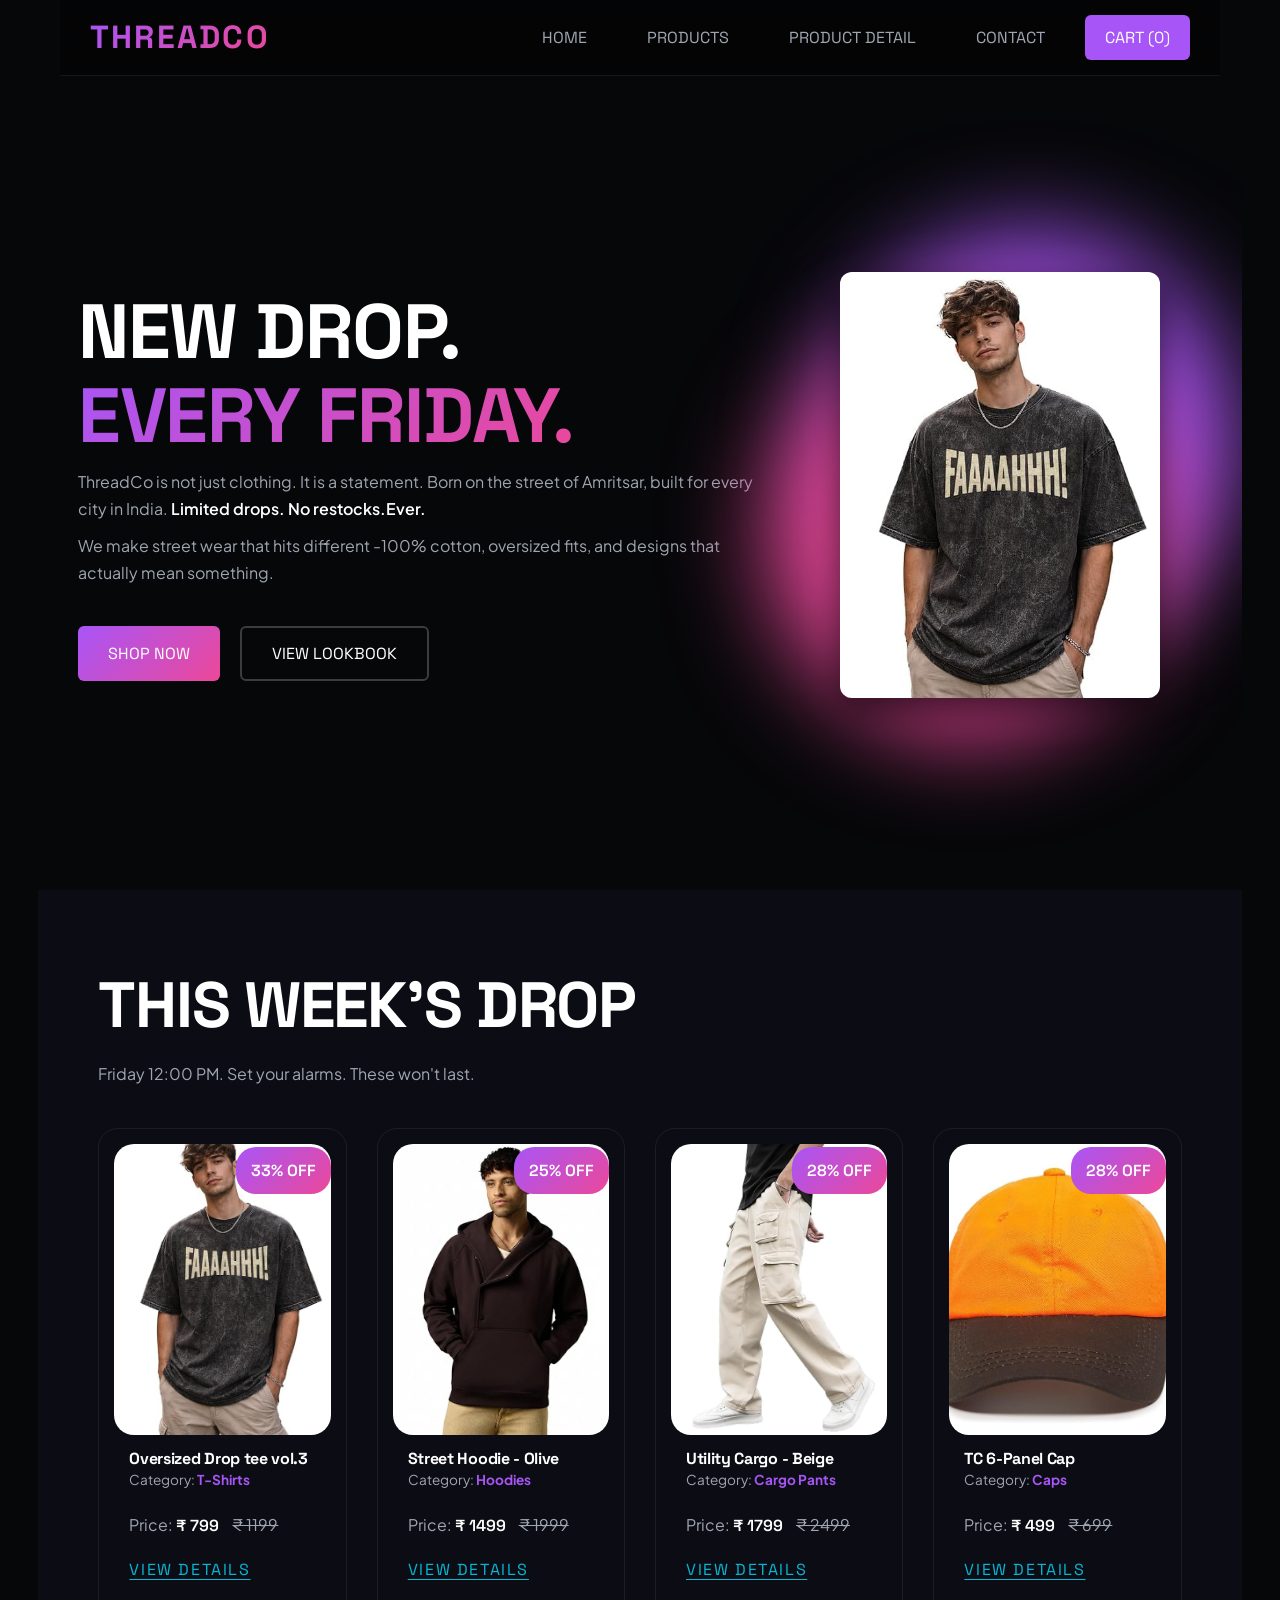
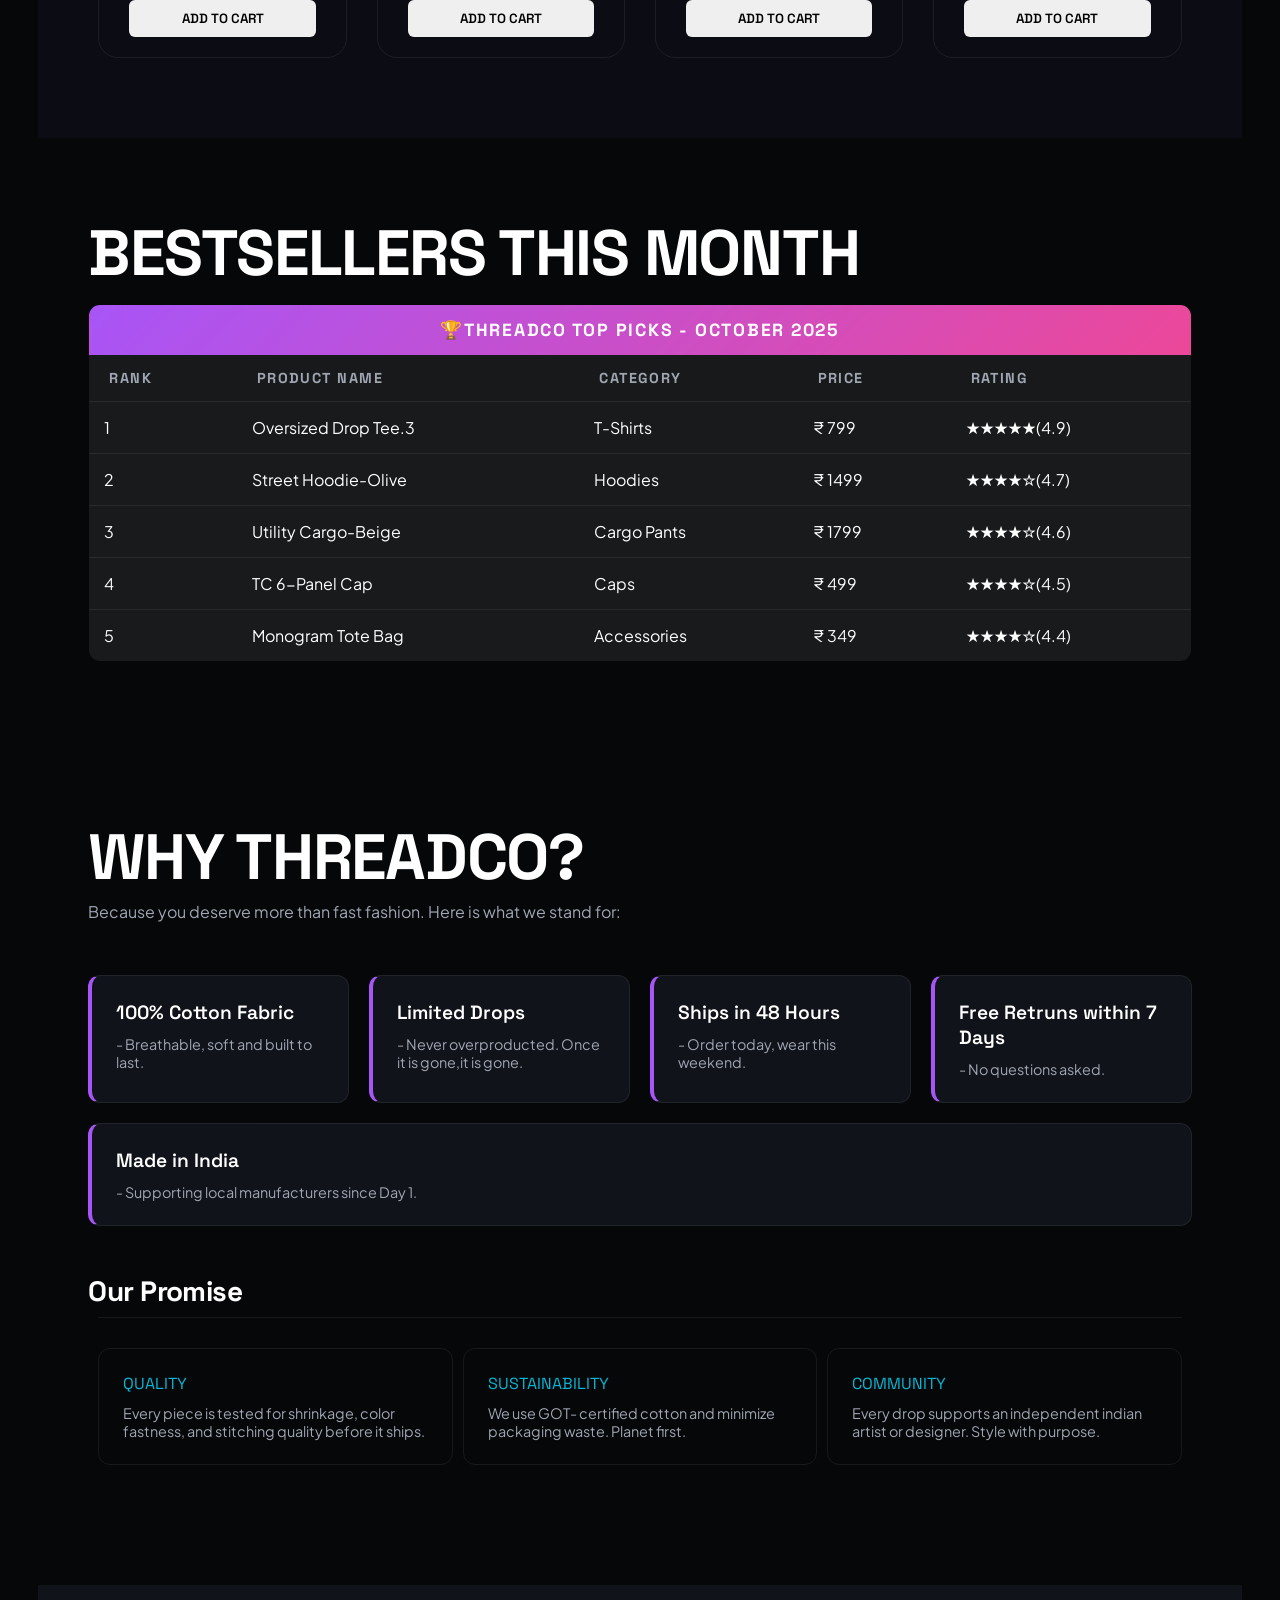
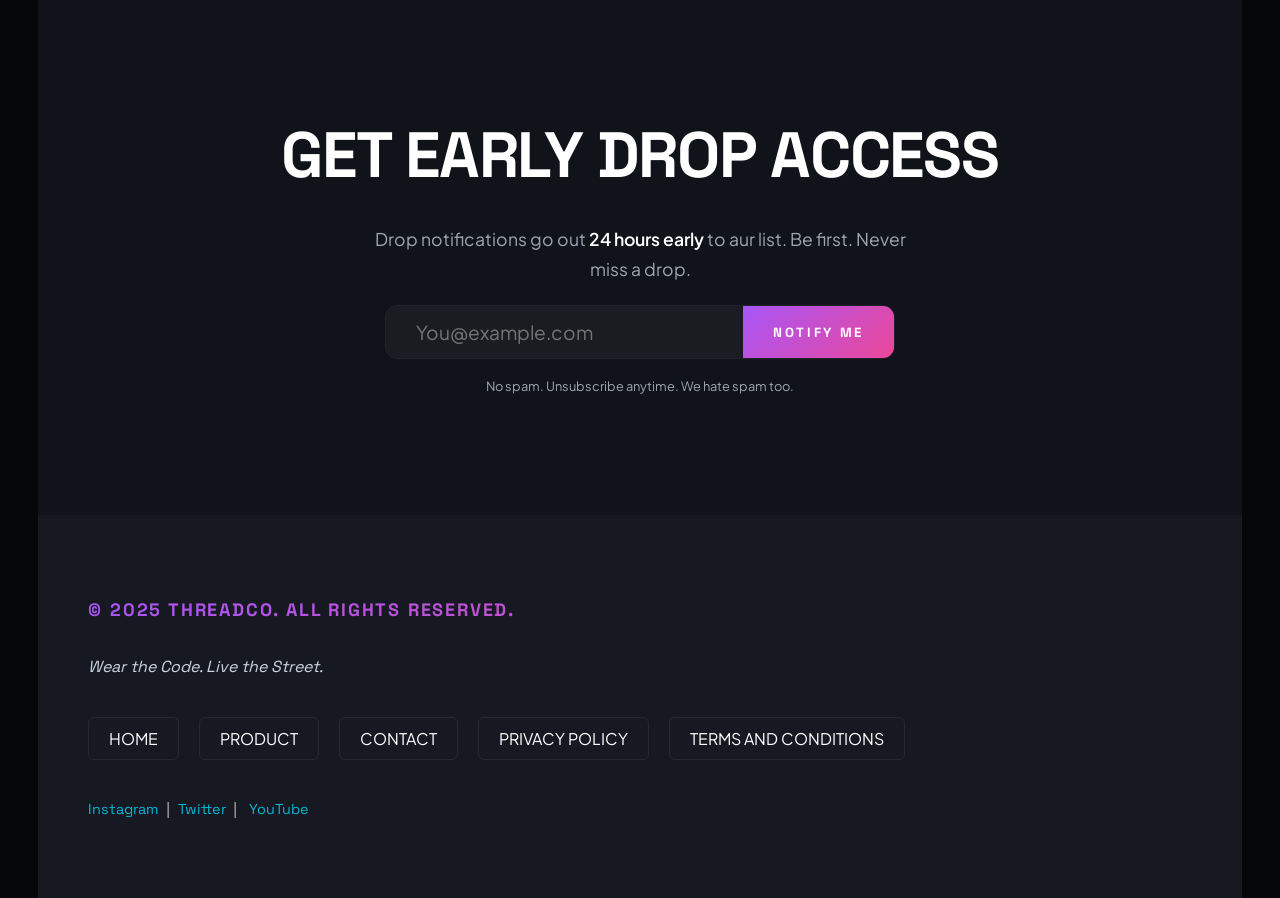
<file: index.html>
<!DOCTYPE html>
<html lang="en">

<head>
    <meta charset="UTF-8">
    <meta name="viewport" content="width=device-width, initial-scale=1.0">
    <title>ThreadCo - Wear the Code. Live the Street.</title>
    <link rel="stylesheet" href="style.css">

</head>

<body>
    <header>
        <h1>ThreadCo</h1>
        <!-- <p><em>Wear the Code. Live the Street.</em></p> -->
        <nav>
            <ul>
                <!-- li*5>a then enter -->
                <li>
                    <a href="index.html">Home</a>
                </li>
                <li>
                    <a href="products.html" target="_blank">Products</a>
                </li>
                <li>
                    <a href="details.html" target="_blank">Product detail</a>
                </li>
                <li>
                    <a href="contact.html" target="_blank">Contact</a>
                </li>
                <li>
                    <a href="#" target="_blank">Cart (0)</a>
                </li>
            </ul>
        </nav>
    </header>

    <main>
        <section id="hero">
            <div class="left-hero">
                <h2>New Drop. <br><span id="gradient-text">Every Friday.</span> </h2>
                <p>
                    ThreadCo is not just clothing. It is a statement. Born on the street of Amritsar, built for every
                    city
                    in India. <strong>Limited drops. No restocks.Ever.</strong>
                <p> We make street wear that hits different -100% cotton, oversized fits, and designs that actually mean
                    something.</p>
                </p>
                <div id="cta">
                    <a href="products.html" class="btn1">Shop Now</a>
                    <a href="products.html" class="btn2">View Lookbook</a>
                </div>

            </div>
            <div class="right-hero">
                <div class="glow orb1" x></div>
                <div class="glow orb2"></div>

                <div class="right-hero-image">
                    <img src="Images/black.jpg.jpeg" alt="">
                </div>

            </div>
        </section>

        <section id="week-drop">
            <h2>This week's Drop</h2>
            <p>Friday 12:00 PM. Set your alarms. These won't last.</p>

            <div class="cards">
                <article>
                    <figure>
                        <img src="Images/black.jpg.jpeg" alt="" height="600px" width="400px">
                        <figcaption>Oversized Drop tee vol.3</figcaption>
                    </figure>
                    <h3>Oversized Drop tee vol.3</h3>
                    <p>Category: <span>T-Shirts</span></p>
                    <p>Price: <strong> &#8377; 799</strong> <s>&#8377; 1199</s></p>
                    <p><mark>33% OFF</mark></p>
                    <a href="details.html">View Details</a> <button>Add to Cart</button>
                </article>
                <article>
                    <figure>
                        <img src="Images/hoodie.jpg.jpeg" alt="" height="600px" width="400px">
                        <figcaption>Street Hoodie - Olive</figcaption>
                    </figure>
                    <h3>Street Hoodie - Olive</h3>
                    <p>Category: <span>Hoodies</span></p>
                    <p>Price: <strong> &#8377; 1499</strong> <s>&#8377; 1999</s></p>
                    <p><mark>25% OFF</mark></p>
                    <a href="details.html">View Details</a> <button>Add to Cart</button>
                </article>
                <article>
                    <figure>
                        <img src="Images/cargo.jpg.jpeg" alt="" height="600" width="400">
                        <figcaption>Utility Cargo - Beige</figcaption>
                    </figure>
                    <h3>Utility Cargo - Beige</h3>
                    <p>Category: <span> Cargo Pants</span></p>
                    <p>Price: <strong> &#8377; 1799</strong> <s>&#8377; 2499</s></p>
                    <p><mark>28% OFF</mark></p>
                    <a href="details.html">View Details</a> <button>Add to Cart</button>
                </article>
                <article>
                    <figure>
                        <img src="Images/cap.jpg.jpeg" alt="" height="500" width="400">
                        <figcaption>TC 6-Panel Cap</figcaption>
                    </figure>
                    <h3>TC 6-Panel Cap</h3>
                    <p>Category: <span>Caps</span> </p>
                    <p>Price: <strong> &#8377; 499</strong> <s>&#8377; 699</s></p>
                    <p><mark>28% OFF</mark></p>
                    <a href="details.html">View Details</a> <button>Add to Cart</button>
                </article>
            </div>

        </section>

        <section class="best-sellers" id="best">
            <h2>Bestsellers This Month</h2>
            <div class="table-scroll">
                <table>
                    <tr>
                        <th colspan="5">&#127942ThreadCo Top Picks - October 2025</th>

                    </tr>
                    <tr>
                        <th>Rank</th>
                        <th>Product Name</th>
                        <th>Category</th>
                        <th>Price</th>
                        <th>Rating</th>
                    </tr>
                    <tr>
                        <td>1</td>
                        <td>Oversized Drop Tee.3</td>
                        <td>T-Shirts</td>
                        <td>&#8377; 799</td>
                        <td>&#9733;&#9733;&#9733;&#9733;&#9733;(4.9)</td>
                    </tr>
                    <tr>
                        <td>2</td>
                        <td>Street Hoodie-Olive</td>
                        <td>Hoodies</td>
                        <td>&#8377; 1499</td>
                        <td>&#9733;&#9733;&#9733;&#9733;&#9734;(4.7)</td>
                    </tr>
                    <tr>
                        <td>3</td>
                        <td>Utility Cargo-Beige</td>
                        <td>Cargo Pants</td>
                        <td>&#8377; 1799</td>
                        <td>&#9733;&#9733;&#9733;&#9733;&#9734;(4.6)</td>
                    </tr>
                    <tr>
                        <td>4</td>
                        <td>TC 6-Panel Cap</td>
                        <td>Caps</td>
                        <td>&#8377; 499</td>
                        <td>&#9733;&#9733;&#9733;&#9733;&#9734;(4.5)</td>
                    </tr>
                    <tr>
                        <td>5</td>
                        <td>Monogram Tote Bag</td>
                        <td>Accessories</td>
                        <td>&#8377; 349</td>
                        <td>&#9733;&#9733;&#9733;&#9733;&#9734;(4.4)</td>
                    </tr>
                </table>
            </div>
        </section>

        <section id="why-threadco">
            <h2>Why ThreadCo?</h2>
            <p>Because you deserve more than fast fashion. Here is what we stand for:</p>
            <ul>
                <li><strong>100% Cotton Fabric </strong> - Breathable, soft and built to last.</li>
                <li><strong>Limited Drops </strong> - Never overproducted. Once it is gone,it is gone. </li>
                <li><strong>Ships in 48 Hours </strong>- Order today, wear this weekend.</li>
                <li><strong>Free Retruns within 7 Days </strong>- No questions asked.</li>
                <li><strong>Made in India </strong> - Supporting local manufacturers since Day 1.</li>
            </ul>

            <h3> Our Promise</h3>
            <div>
                <dl>
                    <section>
                        <dt> Quality </dt>
                        <dd>Every piece is tested for shrinkage, color fastness, and stitching quality before it ships.
                        </dd>
                    </section>

                    <section>
                        <dt>Sustainability</dt>
                        <dd>We use GOT- certified cotton and minimize packaging waste. Planet first.</dd>
                    </section>

                    <section>
                        <dt>Community</dt>
                        <dd>Every drop supports an independent indian artist or designer. Style with purpose.</dd>

                    </section>
                </dl>


            </div>
        </section>
        <section id="get-early">
            <h2>Get Early Drop Access</h2>
            <p>Drop notifications go out <strong>24 hours early</strong> to aur list. Be first. Never miss a drop.</p>
            <form action="">
                <!-- <label for="email">Your Email:</label> -->
                <input type="email" id="email" name="email" placeholder="You@example.com">
                <button>Notify Me</button>

            </form><br>

            <small>No spam. Unsubscribe anytime. We hate spam too.</small>

        </section>

    </main>
    
    <footer id="footer">
        <p> &copy; 2025 ThreadCo. All rights reserved.</p>
        <em>Wear the Code. Live the Street.</em>

        <nav>
            <ul>
                <li><a href="index.html">Home</a></li>
                <li><a href="products.html">Product</a></li>
                <li><a href="contact.html">Contact</a></li>
                <li><a href="#">Privacy Policy</a></li>
                <li><a href="#">Terms and Conditions</a></li>
            </ul>

            <span class="insta">
                <a href="https://instagram.com" target="_blank">Instagram</a>&nbsp; |&nbsp; <a
                    href="https://twitter.com " target="_blank">Twitter</a> &nbsp;| &nbsp; <a href="https://youtube.com"
                    target="_blank">YouTube</a>
            </span>
        </nav>

    </footer>
</body>

</html>
</file>
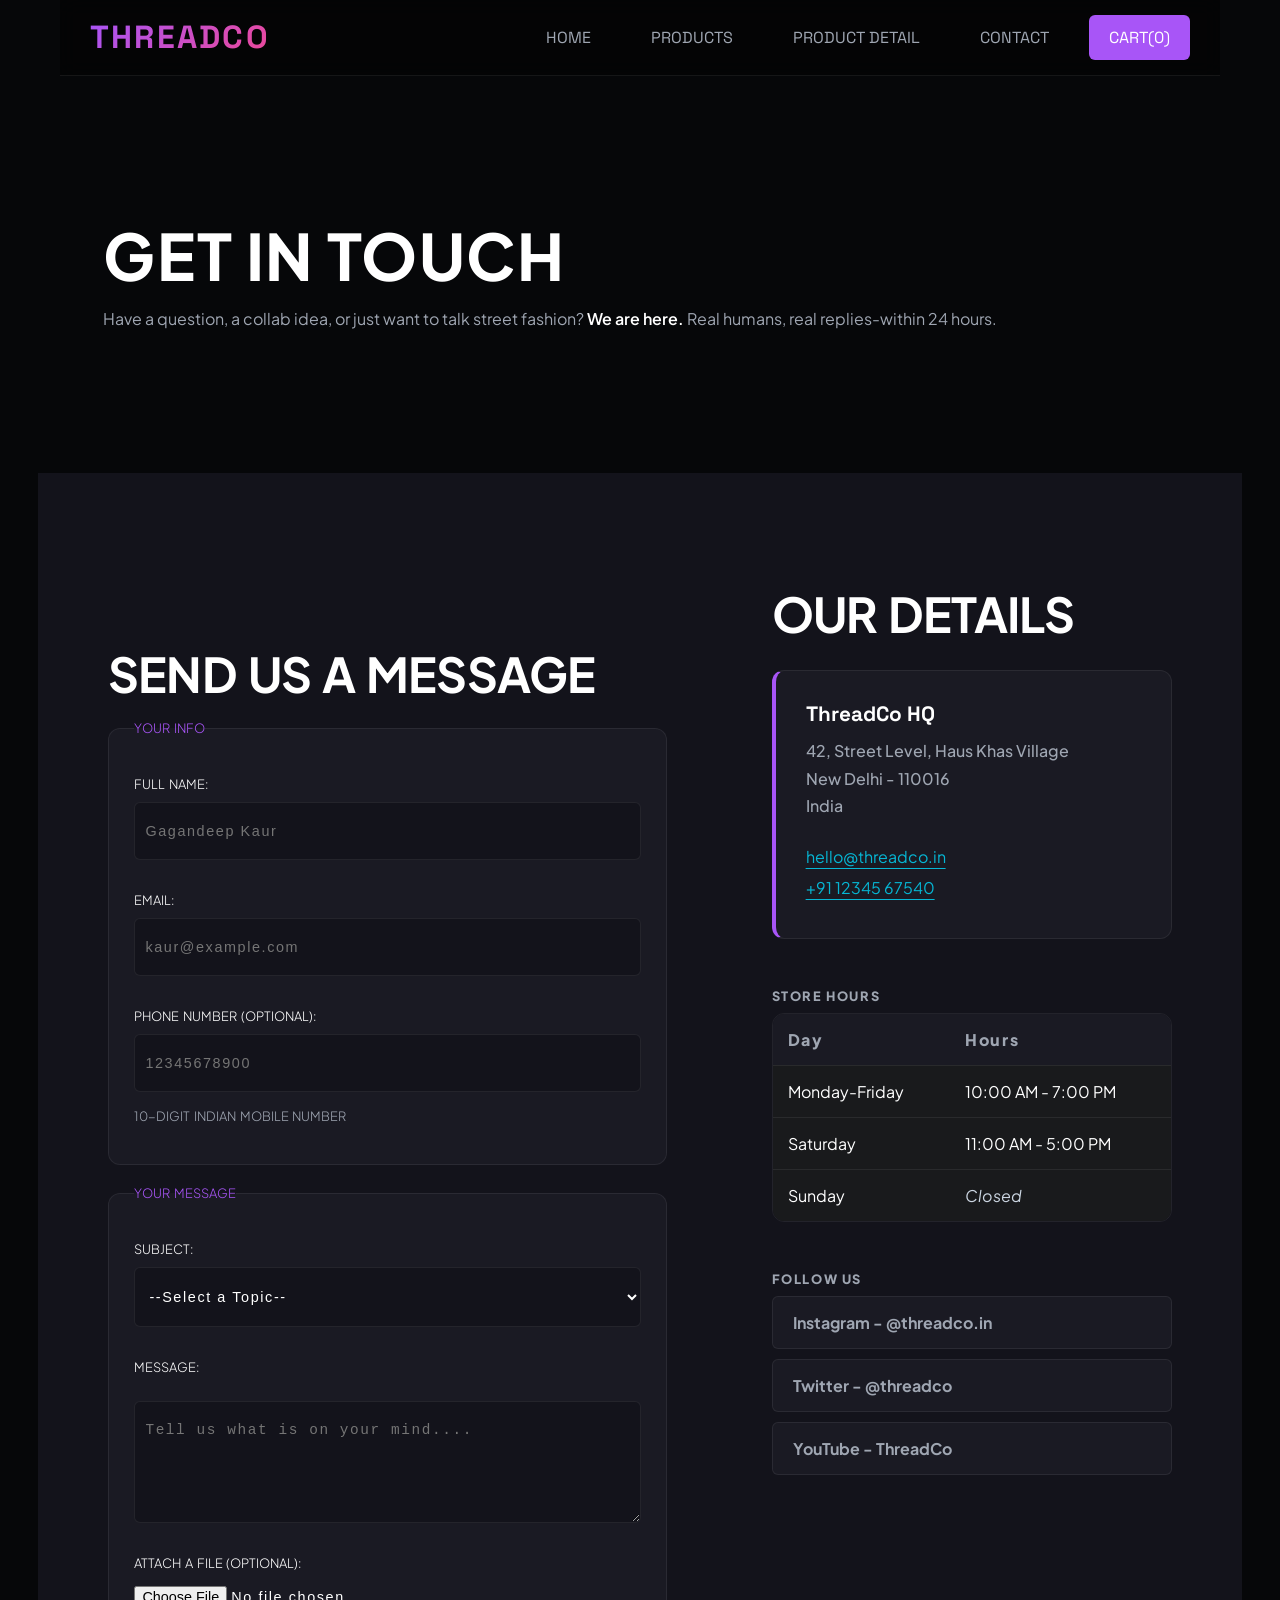
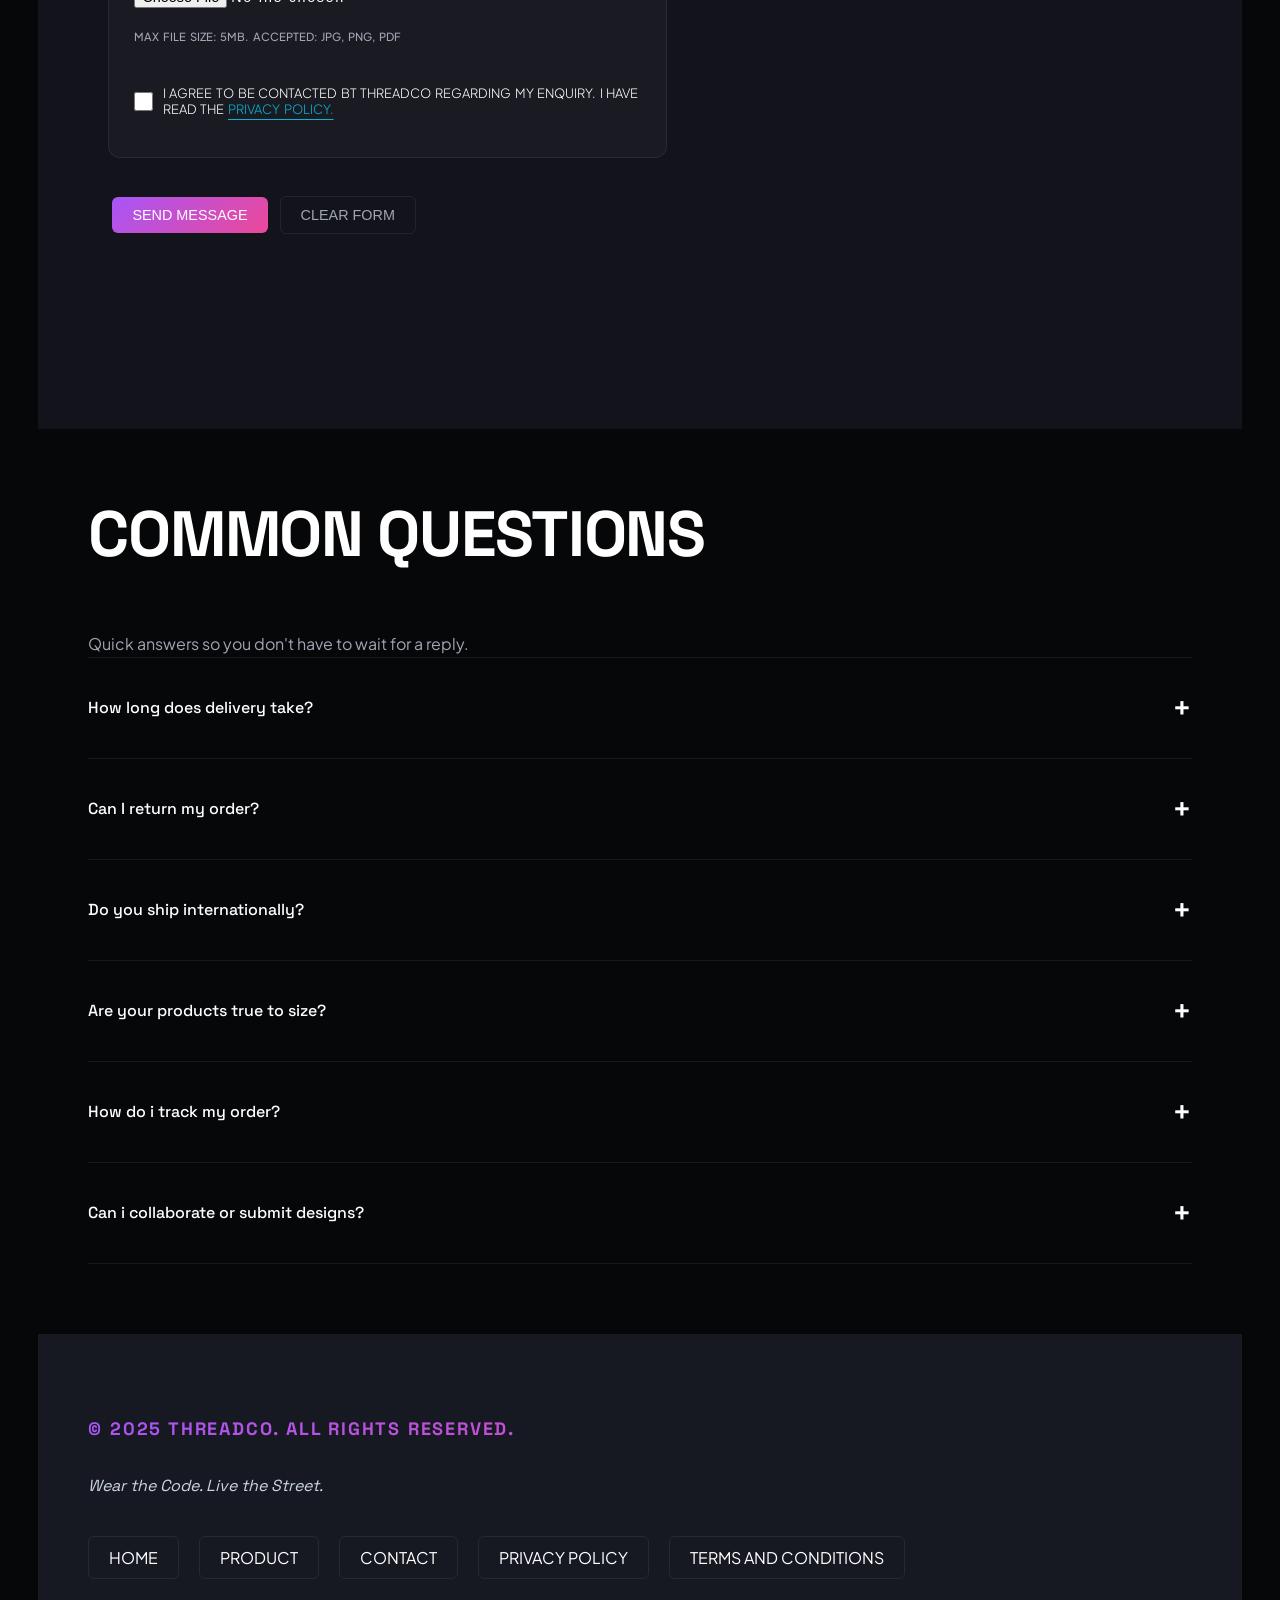
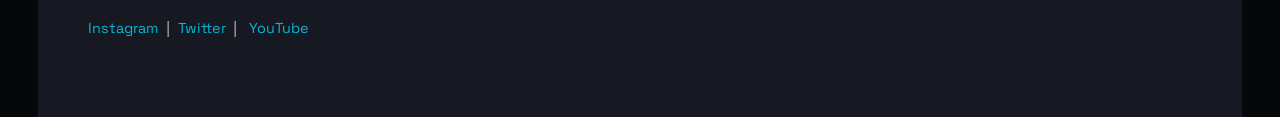
<file: contact.html>
<!DOCTYPE html>
<html lang="en">

<head>
    <meta charset="UTF-8">
    <meta name="viewport" content="width=device-width, initial-scale=1.0">
    <title>Contact-ThreadCo</title>
    <link rel="stylesheet" href="style.css">

</head>

<body>
    <header>
        <h1>ThreadCo</h1>
        <!-- <p><em>Wear the Code. Live the Street.</em></p> -->
        <nav>
            <ul>
                <!-- li*5>a then enter -->
                <li>
                    <a href="index.html">Home</a>
                </li>
                <li>
                    <a href="products.html" target="_blank">Products</a>
                </li>
                <li>
                    <a href="products.html">Product detail</a>
                </li>
                <li>
                    <a href="contact.html">Contact</a>
                </li>
                <li>
                    <a href="">Cart(0)</a>
                </li>
            </ul>
        </nav>
    </header>

    <main>
        <section class="get-in-touch">
            <h2>Get In Touch</h2>
            <p>Have a question, a collab idea, or just want to talk street fashion? <strong>We are here.</strong> Real
                humans, real replies-within 24 hours.</p>
        </section>

        <div class="details">
            <section class="send-us-msg">
                <h2>Send Us a Message</h2>

                <fieldset class="form-group">
                    <legend>Your Info</legend>

                    <label for="name">Full Name:</label>
                    <input type="text" id="name" name="name" placeholder="Gagandeep Kaur"><br><br>

                    <label for="email">Email:</label>
                    <input type="email" id="email" name="email" placeholder="kaur@example.com"><br><br>

                    <label for="num">Phone Number (optional):</label>
                    <input type="number" id="num" name="num" placeholder="12345678900"><br>
                    <small>10-digit Indian mobile number</small>

                </fieldset>
                <fieldset class="your-msg form-group">
                    <legend>Your Message</legend>

                    <label for="subject">Subject:</label>
                    <select name="subject" id="subject">
                        <option value="">--Select a Topic--</option>
                        <option value="">Order issue</option>
                        <option value="">Return/Refund</option>
                        <option value="">Collaboration/Partnership</option>
                        <option value="">Wholesale enquiry</option>
                        <option value="">General query</option>
                    </select><br><br>

                    <label for="message">Message:</label><br>
                    <textarea name="message" id="message" placeholder="Tell us what is on your mind...." rows="5"
                        cols="40"></textarea>
                    <br><br>

                    <label for="file">Attach a File (optional):</label>
                    <input type="file" id="file"><br>
                    <small>Max file size: 5MB. Accepted: JPG, PNG, PDF</small><br><br>

                    <div class="consent">
                        <input type="checkbox" id="i">
                        <label for="i">I agree to be contacted bt ThreadCo regarding my enquiry. I have read the <a
                                href="#">Privacy Policy.</a></label>
                    </div>
                </fieldset><br>

                <button>Send Message</button>
                <button>Clear Form</button>


            </section>

            <section class="our-details">
                <h2>Our Details</h2>

                <div class="address">
                    <div><strong>ThreadCo HQ</strong><br>
                        <p>42, Street Level, Haus Khas Village <br>
                            New Delhi - 110016 <br>
                            India <br><br></p>

                        <a href="mailto:hello@threadco.in" target="_blank">hello@threadco.in</a><br>
                        <a href="tel:+911234567540" target="_blank">+91 12345 67540</a>
                    </div>

                </div>

                <div class="hours">
                    <h3>Store Hours</h3>
                    <div class="table-scroll">
                        <table>
                            <tbody>
                                <tr>
                                    <th>Day</th>
                                    <th>Hours</th>
                                </tr>
                                <tr>
                                    <td>Monday-Friday</td>
                                    <td>10:00 AM - 7:00 PM</td>
                                </tr>
                                <tr>
                                    <td>Saturday</td>
                                    <td>11:00 AM - 5:00 PM</td>
                                </tr>
                                <tr>
                                    <td>Sunday</td>
                                    <td><em>Closed</em></td>
                                </tr>
                            </tbody>
                        </table>
                    </div>
                </div>

                <div class="follow-us">
                    <h3>Follow Us</h3>
                    <ul>
                        <li><a href="https://instagram.com" target="_blank">Instagram - @threadco.in</a></li>
                        <li><a href="https://twitter.com" target="_blank">Twitter - @threadco</a></li>
                        <li><a href="https://youtube.com" target="_blank">YouTube - ThreadCo</a></li>
                    </ul>
                </div>
            </section>
        </div>

        <section class="question">
            <h2>Common Questions</h2>
            <p>Quick answers so you don't have to wait for a reply.</p>

            <details>
                <summary>How long does delivery take?</summary>
                <p>We ship within <strong>48 hours</strong> of order conformation. Standard delivery taked <strong>3-5
                        bussiness days</strong> across India. Express delivery (1-2 days) is available at checkout for
                    select pin codes.</p>
            </details>
            <details>
                <summary>Can I return my order?</summary>
                <p>Yes! We offer <strong>free returns within 7 days</strong> of delivey. the item must be unworm,
                    unwashed, and in its original packaging with all tags attached. Initiate your return from the Orders
                    section of your account.</p>
            </details>
            <details>
                <summary>Do you ship internationally?</summary>
                <p>Not yet - but we're working on it. International shipping is planned for early 2026. Sign up for our
                    newsletter to get notified first.</p>
            </details>
            <details>
                <summary>Are your products true to size?</summary>
                <p>ThreadCo tees and hoodies are <strong>oversized by design.</strong> If you prefer a more fitted look,
                    we recommend sizing down. Check the <a href="details.html#size-guide"> Size Guide</a> on any product
                    page for exact
                    measurement.</p>

            </details>
            <details>
                <summary>How do i track my order?</summary>
                <p>Once your order ships, you will recieve a tracking link via SMS and email. You can also track your
                    order by entering your order ID on our <a href="">Order Tracking page.</a> </p>

            </details>
            <details>
                <summary>Can i collaborate or submit designs? </summary>
                <p>Absolutely. ThreadCo works with independent indian artists on every drop. If you have a design
                    concept or want to collab, reach out via the form above and select
                    <strong>"Collaboration/partnership"</strong> as the subject . We read every single message.
                </p>

            </details>

        </section>
    </main>


    <footer id="footer">
        <p> &copy; 2025 ThreadCo. All rights reserved.</p>
        <em>Wear the Code. Live the Street.</em>

        <nav>
            <ul>
                <li><a href="index.html">Home</a></li>
                <li><a href="products.html">Product</a></li>
                <li><a href="contact.html">Contact</a></li>
                <li><a href="#">Privacy Policy</a></li>
                <li><a href="#">Terms and Conditions</a></li>
            </ul>

            <span class="insta">
                <a href="https://instagram.com" target="_blank">Instagram</a>&nbsp; |&nbsp; <a
                    href="https://twitter.com " target="_blank">Twitter</a> &nbsp;| &nbsp; <a href="https://youtube.com"
                    target="_blank">YouTube</a>
            </span>
        </nav>

    </footer>
</body>

</html>
</file>
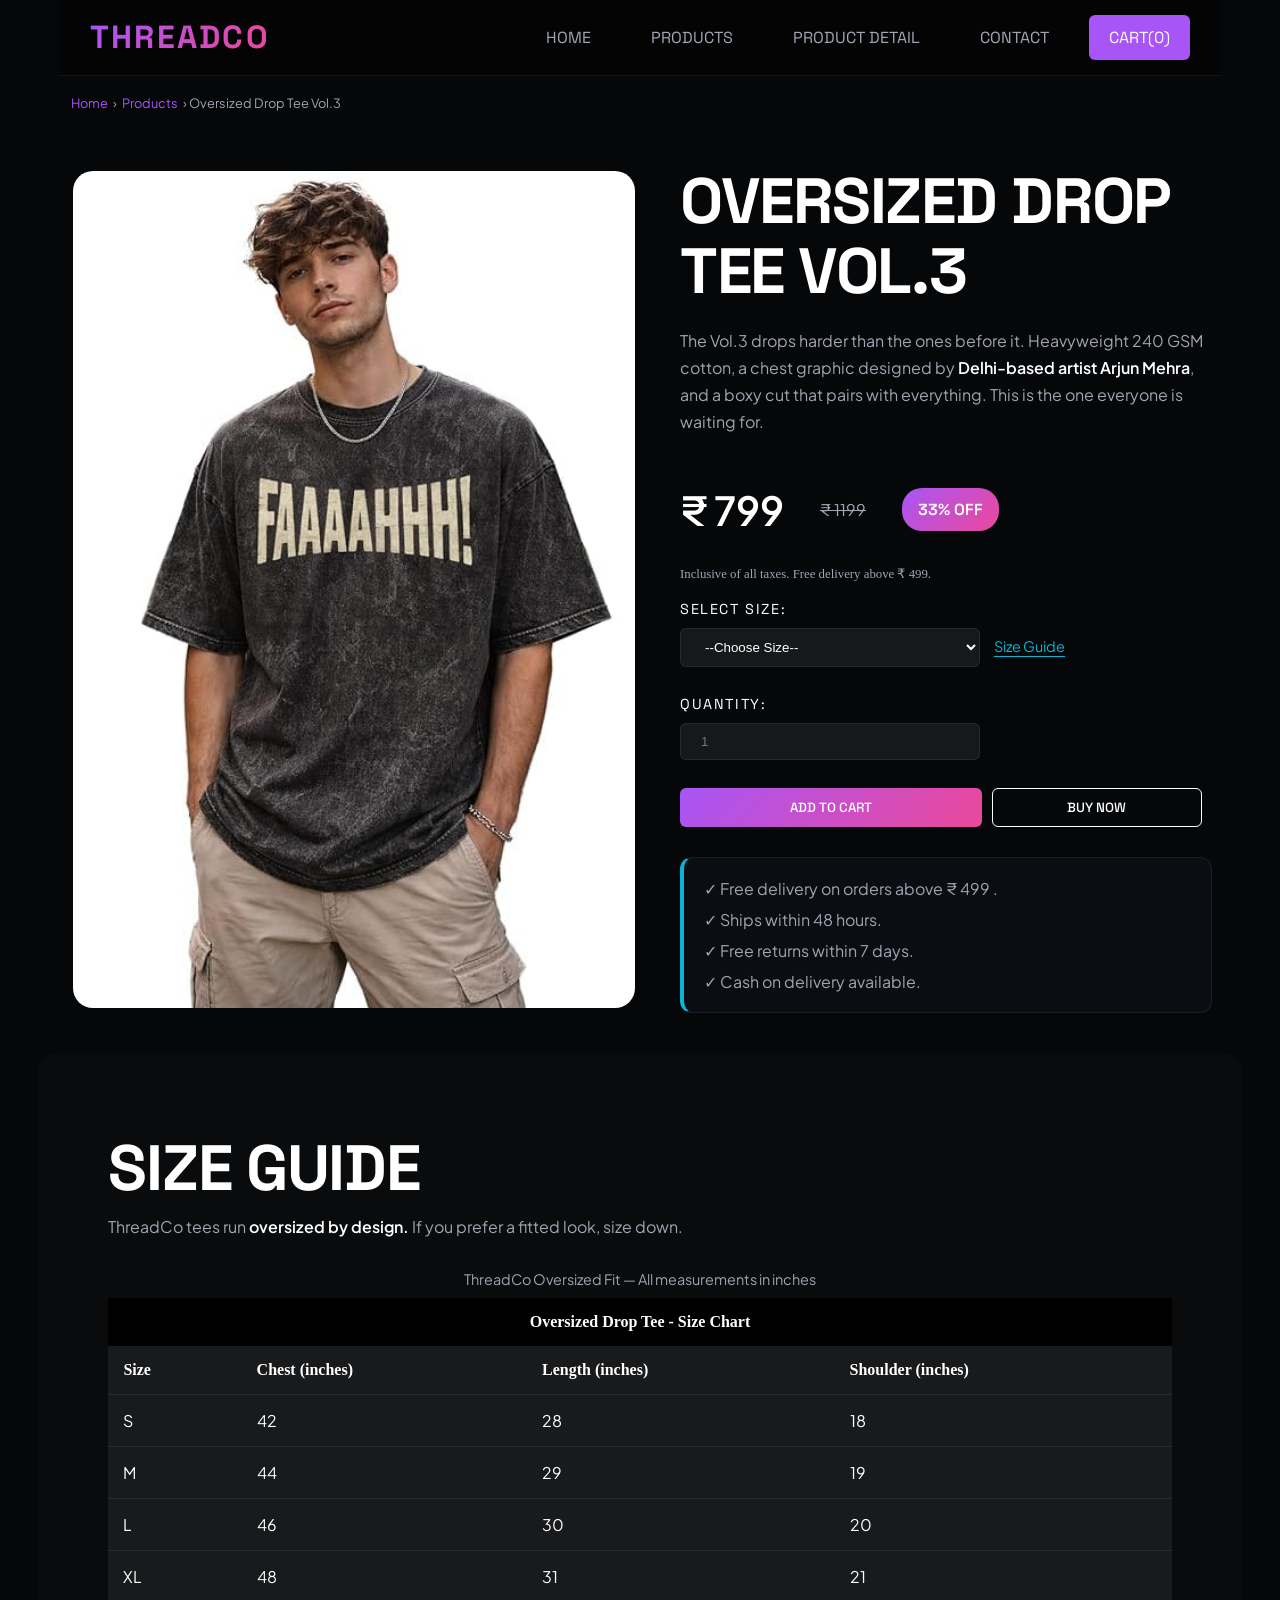
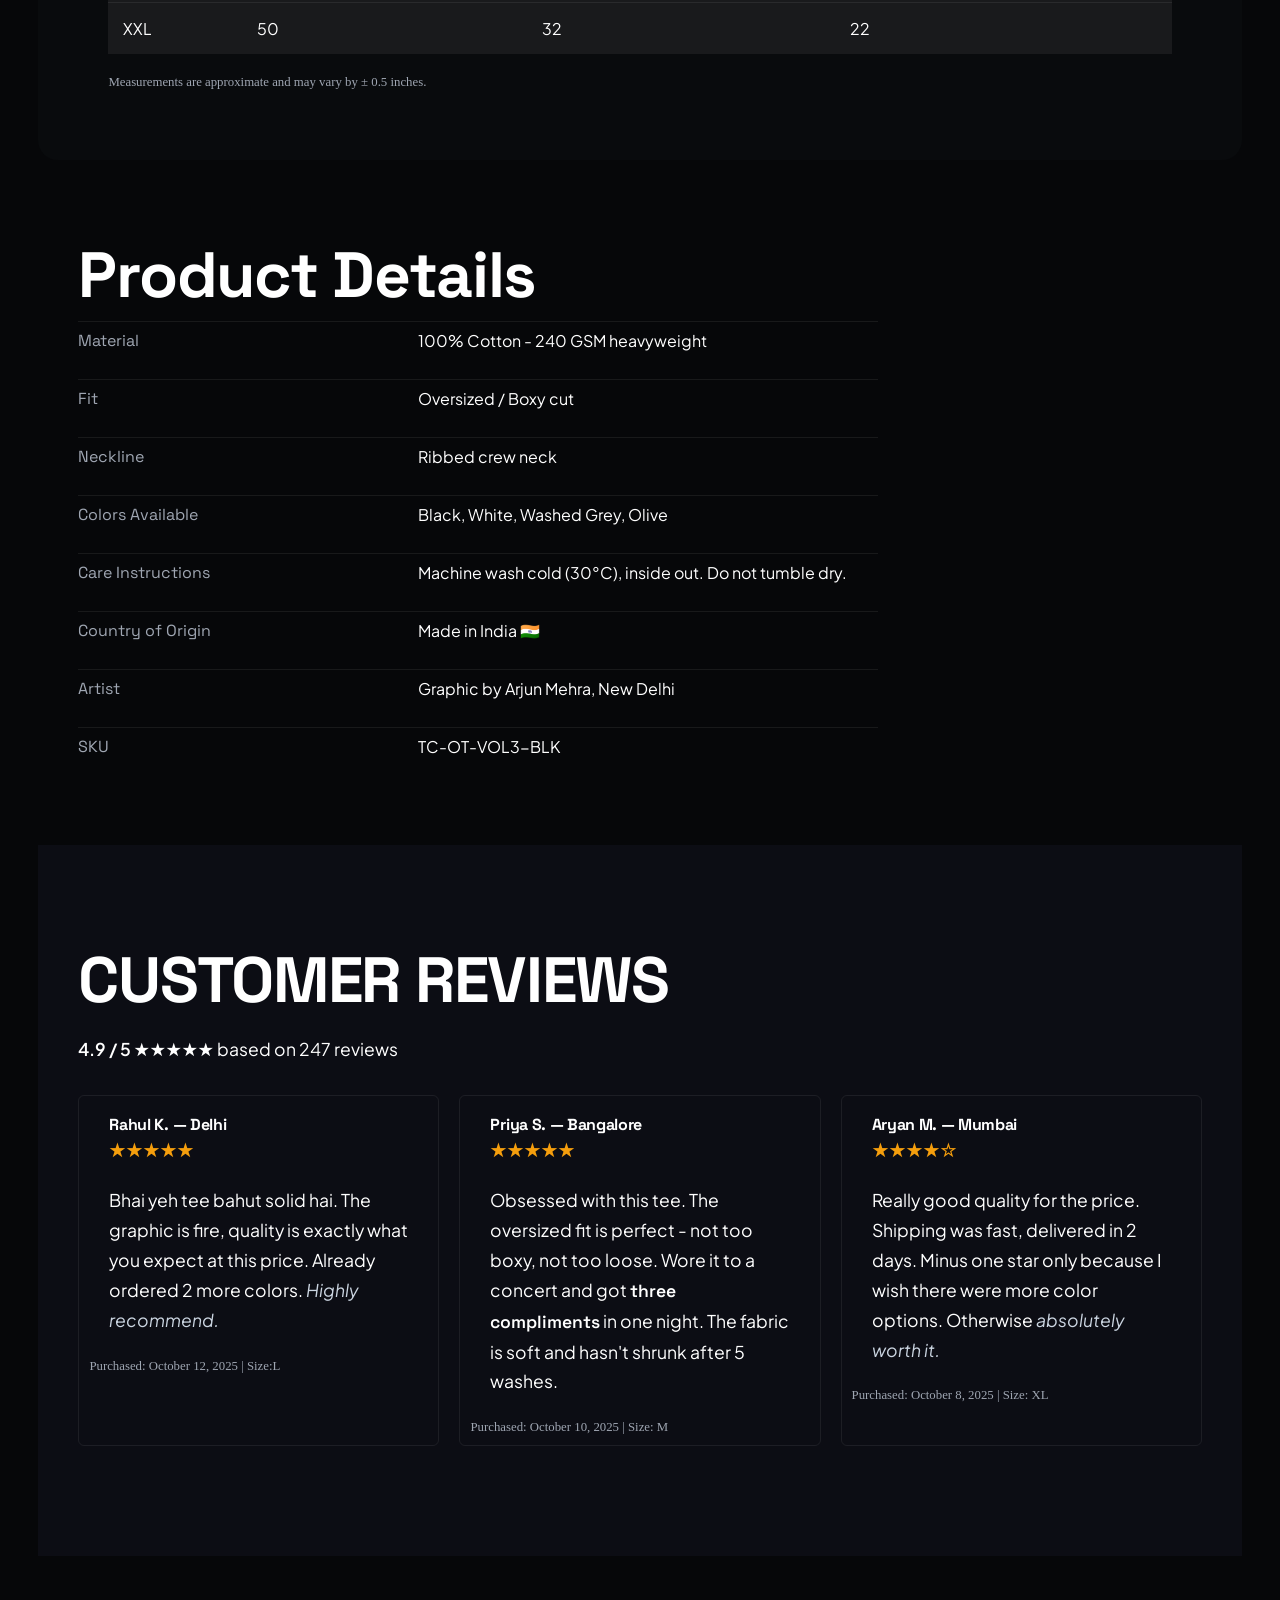
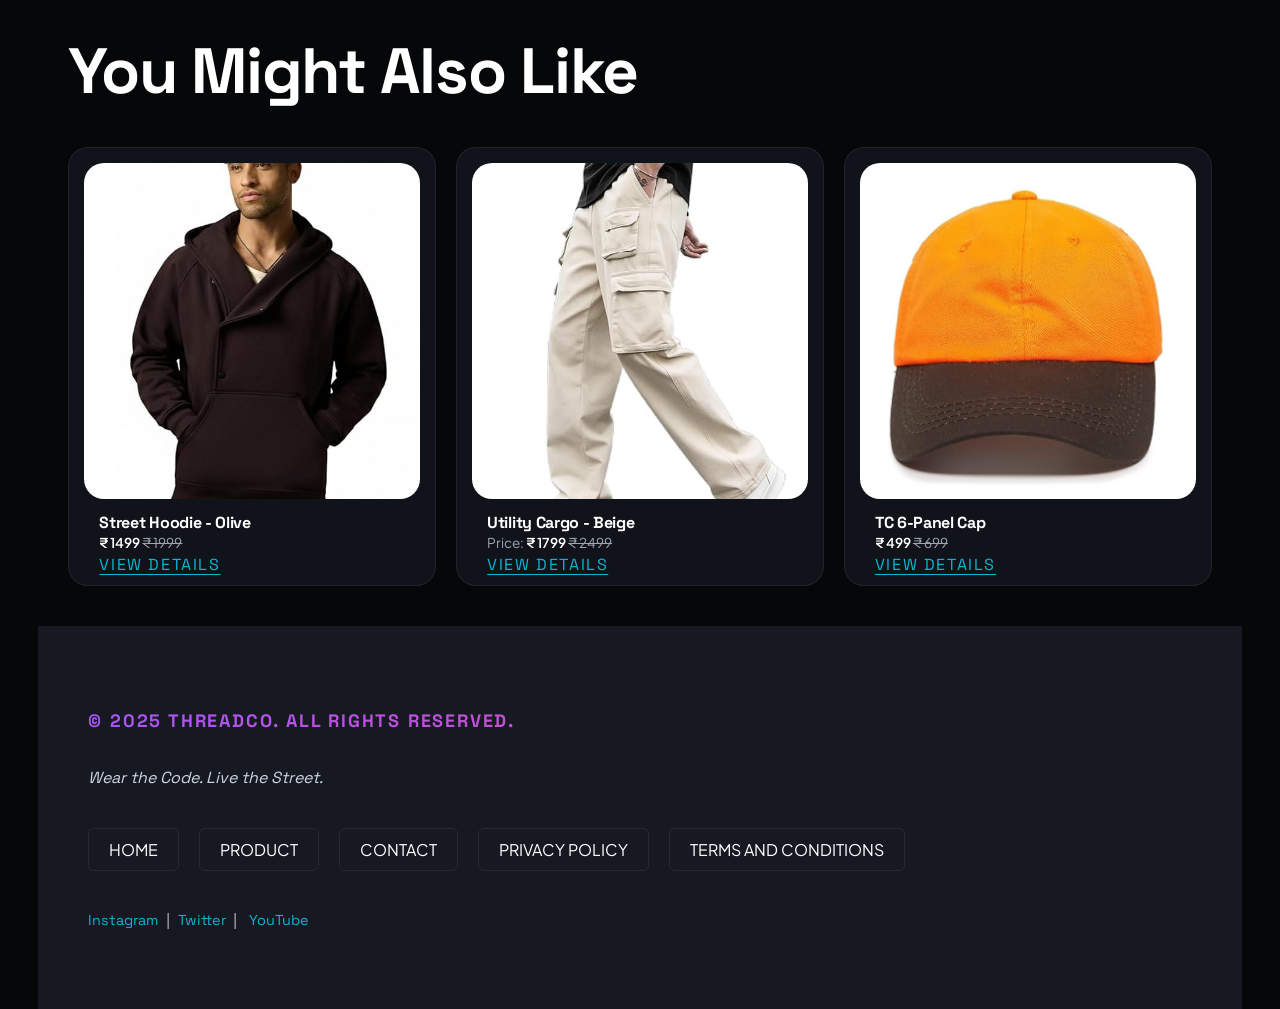
<file: details.html>
<!DOCTYPE html>
<html lang="en">

<head>
    <meta charset="UTF-8">
    <meta name="viewport" content="width=device-width, initial-scale=1.0">
    <title>oversized drop tee vol.3</title>
    <link rel="stylesheet" href="style.css">
</head>

<body>
    <header>
        <h1>ThreadCo</h1>
        <!-- <p><em>Wear the Code. Live the Street.</em></p> -->
        <nav>
            <ul>
                <!-- li*5>a then enter -->
                <li>
                    <a href="index.html">Home</a>
                </li>
                <li>
                    <a href="products.html" target="_blank">Products</a>
                </li>
                <li>
                    <a href="details.html" target="_blank">Product detail</a>
                </li>
                <li>
                    <a href="contact.html" target="_blank">Contact</a>
                </li>
                <li>
                    <a href="" target="_blank">Cart(0)</a>
                </li>
            </ul>
        </nav>
    </header>

    <main>

        <nav aria-label="breadcrumb">
            <a href="index.html">Home</a> &rsaquo; <a href="products.html">Products</a> &rsaquo; Oversized Drop Tee
            Vol.3
        </nav>

        <section id="Product-detail">
            <figure>
                <img src="Images/black.jpg.jpeg" alt="" height="400" width="290">
                <figcaption>Oversized Drop Tee Vol.3 - black Colorway</figcaption>
            </figure>

            <div class="Product-detail-right">
                <h2>
                    Oversized Drop Tee Vol.3
                </h2>
                <p>The Vol.3 drops harder than the ones before it. Heavyweight 240 GSM cotton, a chest graphic designed
                    by
                    <strong>Delhi-based artist Arjun Mehra</strong>, and a boxy cut that pairs with everything. This is
                    the
                    one everyone is waiting for.
                </p>

                <p><strong>&#8377; 799</strong> &nbsp;&nbsp; <s>&#8377; 1199</s> &nbsp;&nbsp; <mark>33% OFF</mark></p>
                <small>Inclusive of all taxes. Free delivery above &#8377; 499.</small> <br><br>

                <label for="size">Select size:</label>
                <select name="size" id="size">
                    <option value="">--Choose Size--</option>
                    <option value="">S</option>
                    <option value="">M</option>
                    <option value="">L</option>
                    <option value="">XL</option>
                    <option value="">XXL</option>
                </select>
                <a href="#size-guide" class="sizeGuide">Size Guide</a><br><br>

                <label for="quantity">Quantity:</label>
                <input type="number" min="1" placeholder="1"><br><br>

                <div class="Product-detail-btns">
                    <button>Add to Cart</button>
                    <button>Buy Now</button> <br><br>
                </div>

                <ul>
                    <li>&#10003; Free delivery on orders above &#8377; 499 .</li>
                    <li>&#10003; Ships within 48 hours.</li>
                    <li>&#10003; Free returns within 7 days. </li>
                    <li>&#10003; Cash on delivery available.</li>


                </ul>
            </div>
        </section>


        <section id="size-guide">
            <h2>Size Guide</h2>
            <p>ThreadCo tees run <strong>oversized by design.</strong> If you prefer a fitted look, size down.</p>

            <div class="table-scroll">
                <table>
                    <caption>ThreadCo Oversized Fit — All measurements in inches</caption>
                    <tr>
                        <th colspan="4">Oversized Drop Tee - Size Chart</th>

                    </tr>
                    <tr>
                        <th>Size</th>
                        <th>Chest (inches)</th>
                        <th>Length (inches) </th>
                        <th>Shoulder (inches)</th>
                    </tr>
                    <tr>
                        <td>S</td>
                        <td>42</td>
                        <td>28</td>
                        <td>18</td>
                    </tr>
                    <tr>
                        <td>M</td>
                        <td>44</td>
                        <td>29</td>
                        <td>19</td>
                    </tr>
                    <tr>
                        <td>L</td>
                        <td>46</td>
                        <td>30</td>
                        <td>20</td>
                    </tr>
                    <tr>
                        <td>XL</td>
                        <td>48</td>
                        <td>31</td>
                        <td>21</td>
                    </tr>
                    <tr>
                        <td>XXL</td>
                        <td>50</td>
                        <td>32</td>
                        <td>22</td>
                    </tr>

                </table><br>
            </div>
            <caption> <small>Measurements are approximate and may vary by ± 0.5 inches.</small></caption>


        </section>

        <section id="product-details">
            <h2>Product Details</h2>
            <dl>
                <div>
                    <dt>Material</dt>
                    <dd>100% Cotton - 240 GSM heavyweight</dd>
                </div>
                <div>
                    <dt>Fit</dt>
                    <dd>Oversized / Boxy cut</dd>
                </div>
                <div>
                    <dt>Neckline</dt>
                    <dd>Ribbed crew neck</dd>
                </div>
                <div>
                    <dt>Colors Available</dt>
                    <dd>Black, White, Washed Grey, Olive</dd>
                </div>
                <div>
                    <dt>Care Instructions</dt>
                    <dd>Machine wash cold (30°C), inside out. Do not tumble dry.</dd>
                </div>
                <div>
                    <dt>Country of Origin</dt>
                    <dd>Made in India &#127470;&#127475; </dd>
                </div>
                <div>
                    <dt>Artist</dt>
                    <dd>Graphic by Arjun Mehra, New Delhi</dd>
                </div>
                <div>
                    <dt>SKU</dt>
                    <dd>TC-OT-VOL3-BLK</dd>
                </div>
            </dl>
        </section>

        <section class="customer-reviews">
            <h2>Customer Reviews</h2>
            <p> <strong>4.9 / 5</strong> &#9733;&#9733;&#9733;&#9733;&#9733; based on 247 reviews</p>
            <div>
                <article>
                    <h3>Rahul K. — Delhi</h3>
                    <p>&#9733;&#9733;&#9733;&#9733;&#9733;</p>
                    <p>Bhai yeh tee bahut solid hai. The graphic is fire, quality is exactly what you expect at this
                        price.
                        Already ordered 2 more colors. <em>Highly recommend.</em> </p>
                    <small>Purchased: October 12, 2025 | Size:L </small>
                    <!-- <p> <strong>4.9 / 5</strong> &#9733;&#9733;&#9733;&#9733;&#9733; based on 247 reviews</p> -->
                </article>

                <article>
                    <h3>Priya S. — Bangalore</h3>
                    <p>&#9733;&#9733;&#9733;&#9733;&#9733;</p>
                    <p>Obsessed with this tee. The oversized fit is perfect - not too boxy, not too loose. Wore it to a
                        concert
                        and got <strong>three compliments</strong> in one night. The fabric is soft and hasn't shrunk
                        after
                        5
                        washes.</p>
                    <small>Purchased: October 10, 2025 | Size: M </small>
                    <!-- <p> <strong>4.9 / 5</strong> &#9733;&#9733;&#9733;&#9733;&#9733; based on 247 reviews</p> -->
                </article>

                <article>
                    <h3>Aryan M. — Mumbai</h3>
                    <p>&#9733;&#9733;&#9733;&#9733;&#9734;</p>
                    <p>Really good quality for the price. Shipping was fast, delivered in 2 days. Minus one star only
                        because I
                        wish there were more color options. Otherwise <em>absolutely worth it.</em></p>
                    <small>Purchased: October 8, 2025 | Size: XL </small>
                    <!-- <p> <strong>4.9 / 5</strong> &#9733;&#9733;&#9733;&#9733;&#9733; based on 247 reviews</p> -->
                </article>
            </div>
        </section>

        <section class="might-also-like">
            <h2>You Might Also Like</h2>
            <div class="also-like-items">
                <article>
                    <figure>
                        <img src="Images/hoodie.jpg.jpeg" alt="" height="350px" width="250px">
                        <figcaption>Street Hoodie - Olive</figcaption>
                    </figure>
                    <h3>Street Hoodie - Olive</h3>
                    <p> <strong> &#8377; 1499</strong> <s>&#8377; 1999</s></p>
                    <a href="details.html">View Details</a>
                </article>
                <article>
                    <figure>
                        <img src="Images/cargo.jpg.jpeg" alt="" height="400" width="300">
                        <figcaption>Utility Cargo - Beige</figcaption>
                    </figure>
                    <h3>Utility Cargo - Beige</h3>
                    <p>Price: <strong> &#8377; 1799</strong> <s>&#8377; 2499</s></p>
                    <a href="details.html">View Details</a>
                </article>
                <article>
                    <figure>
                        <img src="Images/cap.jpg.jpeg" alt="" height="300" width="370">
                        <figcaption>TC 6-Panel Cap</figcaption>
                    </figure>
                    <h3>TC 6-Panel Cap</h3>
                    <p> <strong> &#8377; 499</strong> <s>&#8377; 699</s></p>
                    <a href="details.html">View Details</a>
                </article>
            </div>
        </section>

    </main>

    <footer id="footer">
        <p> &copy; 2025 ThreadCo. All rights reserved.</p>
        <em>Wear the Code. Live the Street.</em>

        <nav>
            <ul>
                <li><a href="index.html">Home</a></li>
                <li><a href="products.html">Product</a></li>
                <li><a href="contact.html">Contact</a></li>
                <li><a href="#">Privacy Policy</a></li>
                <li><a href="#">Terms and Conditions</a></li>
            </ul>

            <span class="insta">
                <a href="https://instagram.com" target="_blank">Instagram</a>&nbsp; |&nbsp; <a
                    href="https://twitter.com " target="_blank">Twitter</a> &nbsp;| &nbsp; <a href="https://youtube.com"
                    target="_blank">YouTube</a>
            </span>
        </nav>

    </footer>
</body>

</html>
</file>
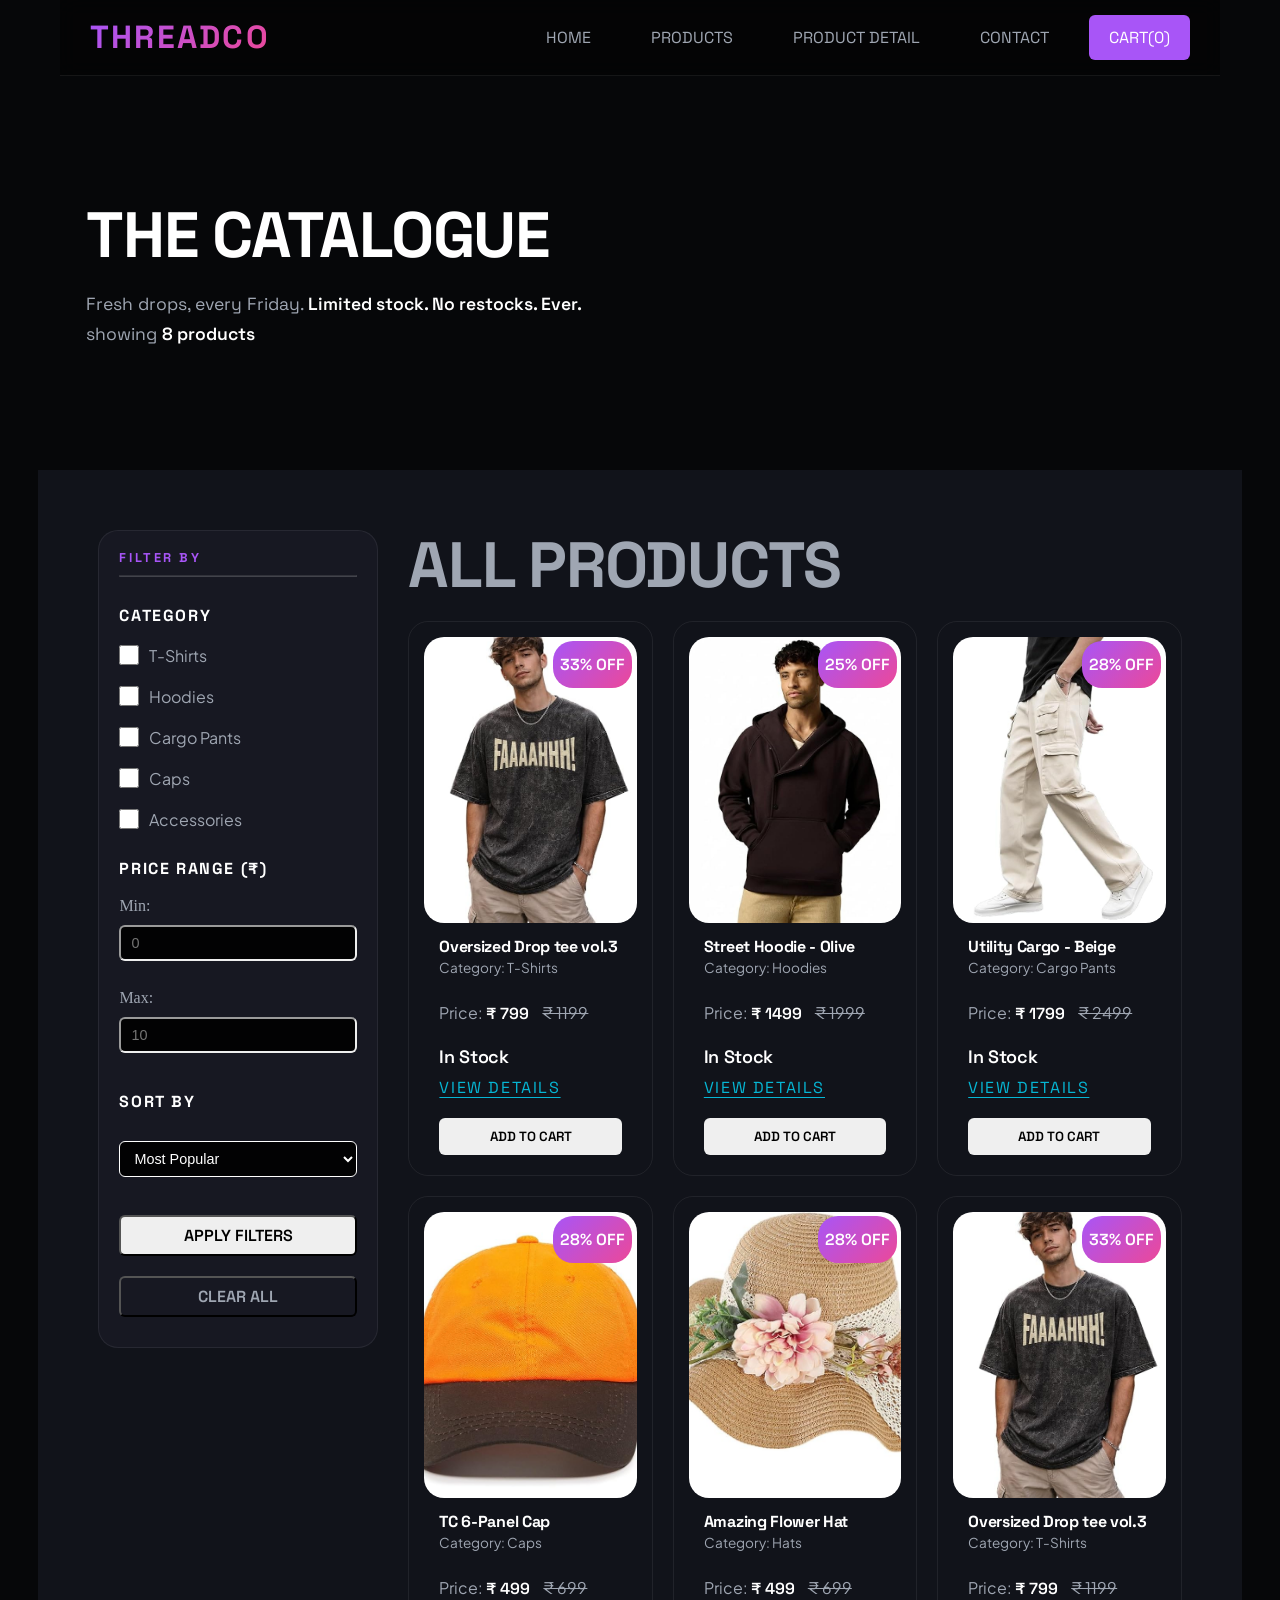
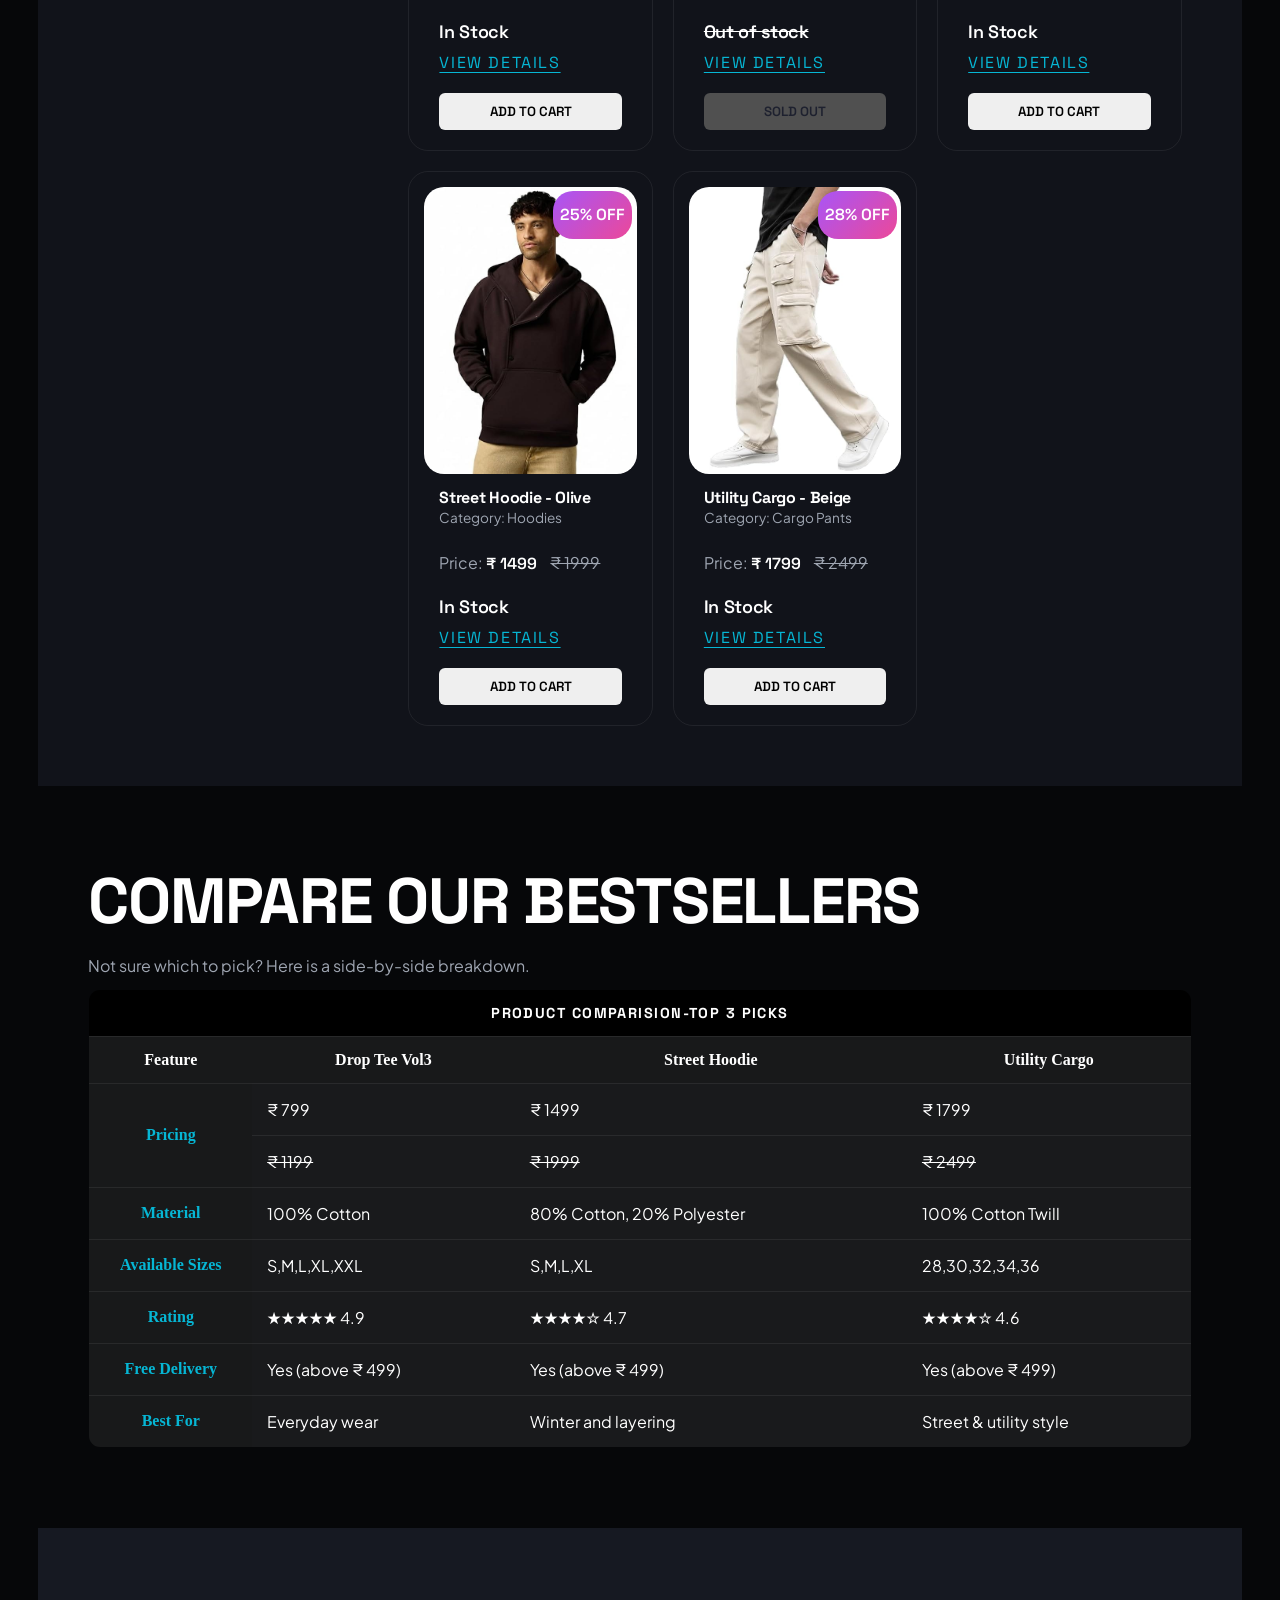
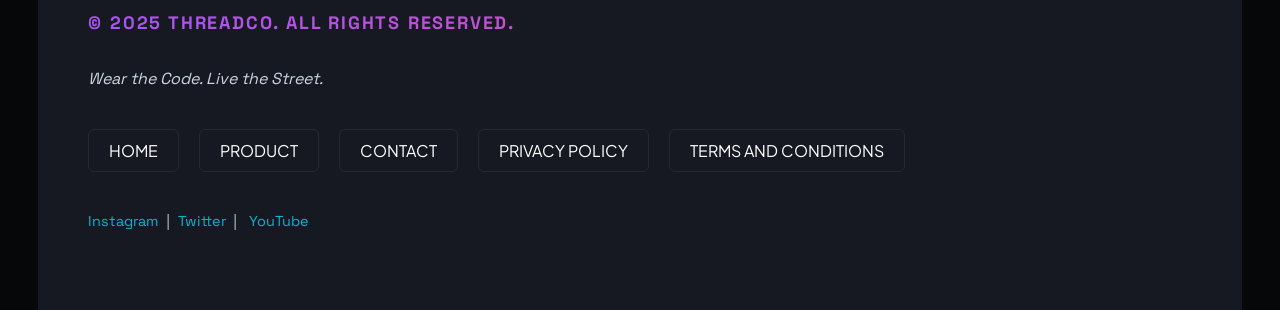
<file: products.html>
<!DOCTYPE html>
<html lang="en">

<head>
    <meta charset="UTF-8">
    <meta name="viewport" content="width=device-width, initial-scale=1.0">
    <title>ThreadCo - The Catalogue</title>
    <link rel="stylesheet" href="style.css">
    <style>
        table,
        tr,
        td,
        th,
        tfoot {
            border: 1px solid black;
            border-collapse: collapse;
        }
    </style>
</head>

<body>
    <header>
        <h1>ThreadCo</h1>
        <!-- <p><em>Wear the Code. Live the Street.</em></p> -->
        <nav>
            <ul>
                <!-- li*5>a then enter -->
                <li>
                    <a href="index.html">Home</a>
                </li>
                <li>
                    <a href="products.html" target="_blank">Products</a>
                </li>
                <li>
                    <a href="details.html">Product detail</a>
                </li>
                <li>
                    <a href="contact.html">Contact</a>
                </li>
                <li>
                    <a href="">Cart(0)</a>
                </li>
            </ul>
        </nav>
    </header>

    <main>
        <section id="catalogue">
            <h2>The Catalogue</h2>
            <p>Fresh drops, every Friday. <strong>Limited stock. No restocks. Ever.</strong></p>
            <p>showing <strong>8 products</strong></p>
        </section>

        <div id="product-layout">
            <!-- neeche vala section incomplete -->
            <section id="sidebar">
                <h2>Filter By</h2>
                <hr>
                <h3>Category</h3>
                <ul>
                    <li>
                        <input type="checkbox" id="check" name="check">
                        <label for="check">T-Shirts</label>
                    </li>
                    <li>
                        <input type="checkbox" id="hoo" name="hoo">
                        <label for="hoo">Hoodies</label>
                    </li>
                    <li>
                        <input type="checkbox" id="car" name="car">
                        <label for="car">Cargo Pants</label>
                    </li>
                    <li>
                        <input type="checkbox" id="ca" name="ca">
                        <label for="ca">Caps</label>
                    </li>
                    <li>
                        <input type="checkbox" id="ac" name="ac">
                        <label for="ac">Accessories</label>
                    </li>
                </ul>
                <h3>Price Range (&#8377;)</h3>

                <label for="min">Min:</label>
                <input type="number" id="min" min="0" placeholder="0"><br><br>

                <label for="max">Max:</label>
                <input type="number" id="max" max="10" placeholder="10">

                <h3>Sort By</h3>

                <select name="" id="">
                    <option value="">Most Popular</option>
                    <option value="">Price: Low to High</option>
                    <option value="">Price: High to Low</option>
                    <option value="">Newest First</option>
                </select><br><br>
                <button class="apply">Apply Filters</button>
                <button>Clear All</button>
            </section>

            <section id="products">
                <h2>All Products</h2>
                <div class="grid">
                    <article>
                        <figure>
                            <img src="Images/black.jpg.jpeg" alt="" height="350px" width="250px">
                            <figcaption>Oversized Drop tee vol.3</figcaption>
                        </figure>
                        <h3>Oversized Drop tee vol.3</h3>
                        <p>Category: T-Shirts</p>
                        <p>Price: <strong> &#8377; 799</strong> <s>&#8377; 1199</s> </p>
                        <p><mark>33% OFF</mark></p>
                        <h4>In Stock</h4>
                        <a href="details.html">View Details</a> <button>Add to Cart</button>
                    </article>
                    <article>
                        <figure>
                            <img src="Images/hoodie.jpg.jpeg" alt="" height="350px" width="250px">
                            <figcaption>Street Hoodie - Olive</figcaption>
                        </figure>
                        <h3>Street Hoodie - Olive</h3>
                        <p>Category: Hoodies</p>
                        <p>Price: <strong> &#8377; 1499</strong> <s>&#8377; 1999</s> </p>
                        <p><mark>25% OFF</mark></p>
                        <h4>In Stock</h4>
                        <a href="details.html">View Details</a> <button>Add to Cart</button>
                    </article>
                    <article>
                        <figure>
                            <img src="Images/cargo.jpg.jpeg" alt="" height="400" width="300">
                            <figcaption>Utility Cargo - Beige</figcaption>
                        </figure>
                        <h3>Utility Cargo - Beige</h3>
                        <p>Category: Cargo Pants</p>
                        <p>Price: <strong> &#8377; 1799</strong> <s>&#8377; 2499</s> </p>
                        <p><mark>28% OFF</mark></p>
                        <h4>In Stock</h4>
                        <a href="details.html">View Details</a> <button>Add to Cart</button>
                    </article>
                    <article>
                        <figure>
                            <img src="Images/cap.jpg.jpeg" alt="" height="300" width="370">
                            <figcaption>TC 6-Panel Cap</figcaption>
                        </figure>
                        <h3>TC 6-Panel Cap</h3>
                        <p>Category: Caps</p>
                        <p>Price: <strong> &#8377; 499</strong> <s>&#8377; 699</s> </p>
                        <p><mark>28% OFF</mark></p>
                        <h4>In Stock</h4>
                        <a href="details.html">View Details</a> <button>Add to Cart</button>
                    </article>
                    <article>
                        <figure>
                            <img src="Images/hat2.jpg" alt="" height="300" width="400">
                            <figcaption>Amazing Flower Hat</figcaption>
                        </figure>
                        <h3>Amazing Flower Hat</h3>
                        <p>Category: Hats</p>
                        <p>Price: <strong> &#8377; 499</strong> <s>&#8377; 699</s></p>
                        <p> <mark>28% OFF</mark></p>
                        <h4><s>Out of stock</s></h4>
                        <a href="details.html" >View Details</a> <button id="sold-out" type="button" disabled>Sold Out</button>
                    </article>
                    <article>
                        <figure>
                            <img src="Images/black.jpg.jpeg" alt="" height="350px" width="250px">
                            <figcaption>Oversized Drop tee vol.3</figcaption>
                        </figure>
                        <h3>Oversized Drop tee vol.3</h3>
                        <p>Category: T-Shirts</p>
                        <p>Price: <strong> &#8377; 799</strong> <s>&#8377; 1199</s> </p>
                        <p><mark>33% OFF</mark></p>

                        <h4>In Stock</h4>
                        <a href="details.html">View Details</a> <button>Add to Cart</button>
                    </article>
                    <article>
                        <figure>
                            <img src="Images/hoodie.jpg.jpeg" alt="" height="350px" width="250px">
                            <figcaption>Street Hoodie - Olive</figcaption>
                        </figure>
                        <h3>Street Hoodie - Olive</h3>
                        <p>Category: Hoodies</p>
                        <p>Price: <strong> &#8377; 1499</strong> <s>&#8377; 1999</s> </p>
                        <p><mark>25% OFF</mark></p>
                        <h4>In Stock</h4>
                        <a href="details.html">View Details</a> <button>Add to Cart</button>
                    </article>
                    <article>
                        <figure>
                            <img src="Images/cargo.jpg.jpeg" alt="" height="400" width="300">
                            <figcaption>Utility Cargo - Beige</figcaption>
                        </figure>
                        <h3>Utility Cargo - Beige</h3>
                        <p>Category: Cargo Pants</p>
                        <p>Price: <strong> &#8377; 1799</strong> <s>&#8377; 2499</s></p>
                        <p> <mark>28% OFF</mark></p>
                        <h4>In Stock</h4>
                        <a href="details.html">View Details</a> <button>Add to Cart</button>
                    </article>
                </div>

            </section>
        </div>

        <section class="best-sellers compare-best-sellers">
            <h2>Compare Our Bestsellers</h2>
            <p>Not sure which to pick? Here is a side-by-side breakdown.</p>

            <div class="table-scroll">
                <table id="tbl">
                    <tr>
                        <th colspan="4">Product Comparision-Top 3 Picks</th>

                    </tr>
                    <tr>
                        <th>Feature</th>
                        <th>Drop Tee Vol3</th>
                        <th>Street Hoodie</th>
                        <th>Utility Cargo</th>
                    </tr>
                    <tr>
                        <th rowspan="2">Pricing</th>
                        <td>&#8377; 799</td>
                        <td>&#8377; 1499</td>
                        <td>&#8377; 1799</td>
                    </tr>
                    <tr>

                        <td><s>&#8377; 1199</s></td>
                        <td><s>&#8377; 1999</s></td>
                        <td><s>&#8377; 2499</s></td>
                    </tr>
                    <tr>
                        <th>Material</th>
                        <td>100% Cotton</td>
                        <td>80% Cotton, 20% Polyester</td>
                        <td>100% Cotton Twill</td>
                    </tr>
                    <tr>
                        <th>Available Sizes</th>
                        <td>S,M,L,XL,XXL</td>
                        <td>S,M,L,XL</td>
                        <td>28,30,32,34,36</td>
                    </tr>
                    <tr>
                        <th>Rating</th>
                        <td>&#9733;&#9733;&#9733;&#9733;&#9733; 4.9</td>
                        <td>&#9733;&#9733;&#9733;&#9733;&#9734; 4.7</td>
                        <td>&#9733;&#9733;&#9733;&#9733;&#9734; 4.6</td>
                    </tr>
                    <tr>
                        <th>Free Delivery</th>
                        <td>Yes (above &#8377; 499)</td>
                        <td>Yes (above &#8377; 499)</td>
                        <td>Yes (above &#8377; 499)</td>
                    </tr>
                    <tr>
                        <th>Best For</th>
                        <td>Everyday wear</td>
                        <td>Winter and layering</td>
                        <td>Street & utility style</td>
                    </tr>
                </table>
            </div>
        </section>
    </main>

    <footer id="footer">
        <p> &copy; 2025 ThreadCo. All rights reserved.</p>
        <em>Wear the Code. Live the Street.</em>

        <nav>
            <ul>
                <li><a href="index.html">Home</a></li>
                <li><a href="products.html">Product</a></li>
                <li><a href="contact.html">Contact</a></li>
                <li><a href="#">Privacy Policy</a></li>
                <li><a href="#">Terms and Conditions</a></li>
            </ul>

            <span class="insta">
                <a href="https://instagram.com" target="_blank">Instagram</a>&nbsp; |&nbsp; <a
                    href="https://twitter.com " target="_blank">Twitter</a> &nbsp;| &nbsp; <a href="https://youtube.com"
                    target="_blank">YouTube</a>
            </span>
        </nav>

    </footer>
</body>



</html>
</file>
<file: style.css>
@import url('https://fonts.googleapis.com/css2?family=Plus+Jakarta+Sans:wght@300;400;500;600;700;800&family=Space+Grotesk:wght@400;500;600;700;800&display=swap');

* {
    padding: 0;
    margin: 0;
    box-sizing: border-box;
}

/* ---------------------------------------------------------------------------------------------- */

/* DESIGN TOKENS */

:root {
    /* Brand Theme Colors */
    --color-primary: #a855f7;
    --color-primary-glow: rgba(168, 85, 247, 0.25);
    --color-secondary: #ec4899;
    --color-secondary-glow: rgba(236, 72, 153, 0.25);
    --color-accent: #06b6d4;


    /* Base & Layout Backgrounds */
    --color-bg-base: #060709;
    --color-bg-section: #0c0d14;
    --color-bg-footer: #161922;
    --color-surface: #11131a;
    --color-surface-muted: #1e212f;


    /* Borders */
    --color-border: rgba(255, 255, 255, 0.07);


    /* Typography Text Colors */
    --white: #ffffff;
    --color-text-body: #cbd5e1;
    --color-text-muted: #9fa6b2;
    --font-display: 'Space Grotesk', sans-serif;
    --font-body: 'Plus Jakarta Sans', sans-serif;
    --radius-sm: 6px;
    --radius-md: 12px;
    --radius-lg: 20px;
    --shadow-sm: 0 4px 12px rgba(0, 0, 0, 0.5);
    --shadow-md: 0 12px 36px rgba(0, 0, 0, 0.7);
    --shadow-lg: 0 24px 64px rgba(0, 0, 0, 0.9);
    --gradient-accent: linear-gradient(135deg, var(--color-primary) 0%, var(--color-secondary) 100%);
    --gradient-secondary: linear-gradient(135deg, var(--color-accent) 0%, #3b82f6 100%);
}

/* TYPOGRAPHY SCALE */

h1,
h2,
h3,
h4,
h5,
h6 {
    font-family: var(--font-display);
    font-weight: 700;
    line-height: 1.1;
    letter-spacing: -0.02em;
    color: var(--white);
}


h1 {
    font-size: clamp(2.4rem, 6vw, 5rem);
}

h2 {
    font-size: clamp(1.8rem, 4vw, 3rem);
}

h3 {
    font-size: clamp(1.2rem, 2.5vw, 1.75rem);
}

h4 {
    font-size: 1.125rem;
    font-weight: 600;
}

p {
    font-size: 1rem;
    line-height: 1.7;
    color: var(--color-text-muted);
}


small {
    font-size: 0.8rem;
    color: var(--color-text-muted);
}

strong {
    color: var(--white);
    font-weight: 600;
}

em {
    color: var(--color-text-body);
}

/* ------------------------------------------------------------------------- */

html {
    font-size: 16px;
}

body {
    background-color: var(--color-bg-base);
    /* padding: 0 50px; */
    padding-left: clamp(20px, 3vw, 40px);
    padding-right: clamp(20px, 3vw, 40px);


    /* screen di brightness lyi use hundi opacity */
    opacity: 2;
    overflow-x: hidden;
}

header {
    position: fixed;
    background-color: rgba(4, 4, 4, 0.604);
    /* background blur krn lyi use kita */
    backdrop-filter: blur(10px);
    -webkit-backdrop-filter: blur(10px);
    display: flex;
    left: 60px;
    right: 60px;
    border-bottom: 1px solid var(--color-border);
    justify-content: space-between;
    align-items: center;
    /* top/bottom       left/right */
    padding: 20px 30px;
    text-transform: uppercase;
    z-index: 10;
    /* flex-wrap: wrap; */

}

header nav ul {
    display: flex;
    gap: 20px;
    flex-wrap: wrap;
    justify-content: center;
}

/* ul vich jinniya v lists de dot ne o sare ede nl remove ho jane */
ul {
    list-style: none;
}

header h1 {
    font-size: 2rem;
    letter-spacing: 0.07em;

    background: var(--gradient-accent);
    background-clip: text;
    -webkit-background-clip: text;

    color: transparent;
    -webkit-text-fill-color: transparent;

}

a {
    /* color: inherit; */
    color: rgb();
    text-decoration: none;
}

header nav a {
    /* display: inline-block; */
    font-family: var(--font-display);
    color: var(--color-text-muted);
    padding: 12px 20px;
    /* border: 1px solid white; */
    border-radius: var(--radius-sm);
    font-weight: 600px;
    text-wrap: nowrap;
}

header nav a:hover {
    color: var(--white);
    background-color: rgba(32, 31, 31, 0.605);

}

header nav li:last-child a {
    background-color: var(--color-primary);
    color: var(--white);
}

header nav li:last-child a:hover {
    background-color: var(--color-secondary);
    color: var(--white);
}

/* ------------------------------------------------------------------------- */
main {
    padding-top: 80px;
}

#hero {
    min-height: 90vh;
    display: flex;
    justify-content: space-between;
    align-items: center;
    padding: 50px 40px;
    gap: 30px;
    overflow: hidden;

}

.left-hero {
    display: flex;
    flex-direction: column;
    max-width: 690px;
    gap: 10px;
}

.left-hero h2 {
    /* font-size: 5rem; */
    font-size: clamp(2rem, 6vw, 5rem);
    text-transform: uppercase;
}

#gradient-text {
    background: var(--gradient-accent);
    -webkit-background-clip: text;
    background-clip: text;

    color: transparent;
    -webkit-text-fill-color: transparent;
}

#hero p {
    /* font-size: 1.4rem; */
    font-size: clamp(1rem, 1vw, 1.8rem);
    font-family: var(--font-body);
}

#cta {
    display: flex;
    gap: 20px;
    margin-top: 20px;
}

#cta a {
    padding: 15px 30px;
    border-radius: var(--radius-sm);
    text-transform: uppercase;
    font-family: var(--font-display);
    font-weight: 700px;
    color: var(--white);
}

.btn1 {
    background: var(--gradient-accent);
    display: flex;
    justify-content: center;
    align-items: center;
    transition-duration: 0.5s;
}

.btn1:hover {
    background: linear-gradient(135deg, #a24df2 0%, #ed5aa4 100%);
    box-shadow: 0 8px 20px rgba(225, 54, 188, 0.506);
    transform: translateY(-5px);
}

.btn2 {
    border: 2px solid rgba(66, 64, 64, 0.926);
    transition-duration: 0.5s;
}

.btn2:hover {
    background-color: rgba(32, 31, 31, 0.605);
    border-color: var(--white);
    transform: translateY(-5px);
}

.right-hero {
    flex: 1;
    display: flex;
    justify-content: center;
    align-items: center;
    height: 500px;
    min-width: 220px;
    /* margin-right: 200px; */
    position: relative;
    object-fit: cover;
}

.right-hero-image {
    max-width: 320px;
    height: auto;
    border-radius: var(--radius-lg);
    aspect-ratio: 3/4;
    z-index: 1;
    box-shadow: var(--shadow-md);
    animation-name: hero;
    animation-duration: 3s;
    animation-iteration-count: infinite;
    animation-direction: alternate;
    /* animation-timing-function: 0s; */
    /* animation-delay: 0s; */
    border-radius: var(--radius-md);
    overflow: hidden;
    z-index: 1;
    box-shadow: var(--shadow-md);
}

.right-hero-image img {
    /* height: 500px;
    width: 350px; */

    max-width: 100%;
    height: auto;
    /* object-fit: cover; */
    display: block;

    /*
    animation-name: hero;
    animation-duration: 3s;
    animation-iteration-count: infinite;
     animation-direction: alternate; */
    /* animation-timing-function: 0s; */

    /* animation-delay: 0s; */
}

@keyframes hero {
    from {
        transform: translateY(0px);
    }

    to {
        transform: translateY(-20px);
    }

}

.right-hero img:hover {
    box-shadow: var(--shadow-lg);
    border: 1px solid var(--color-primary);
    /* transform: scaleY(-1); */

}

.glow {
    width: 400px;
    height: 400px;
    border-radius: 50%;
    position: absolute;
    filter: blur(50px);
    /* opacity: 0.5; */

    animation: orb-animate 3s infinite 1s alternate;
}

@keyframes orb-animate {
    from {
        opacity: 0.3;
    }

    to {
        opacity: 0.9;
    }

}

.orb1 {
    background-color: var(--color-primary);
    top: 0%;
    left: 8%;
}

.orb2 {
    background-color: var(--color-secondary);
    bottom: 0%;
    right: 8%;
}

/* section2------------------------------------------ */

#week-drop {
    background-color: #0C0D14;
    padding: 80px 60px;
}

#week-drop h2 {
    text-transform: uppercase;
}

#week-drop>p {
    margin: 20px 0;
    font-family: var(--font-body);
}

.cards {
    display: flex;
    flex-wrap: wrap;
    gap: 30px;
    margin-top: 40px;
}

.cards article,
.grid article {
    flex: 1 1 240px;
    display: flex;
    flex-direction: column;
    padding: 10px;
    border-radius: var(--radius-lg);
    overflow: hidden;
    border: 1px solid var(--color-border);
}

.grid article figure {
    aspect-ratio: 3/4;
}

figure {
    /* position: relative; */
    overflow: hidden;
    aspect-ratio: 3/4;
    padding: 5px;
    border-radius: var(--radius-lg);
    overflow: hidden;

}

figcaption {
    display: none;
}

figure img {
    width: 100%;
    height: 100%;
    object-fit: cover;
    border-radius: var(--radius-lg);
    transition: all 0.3s linear 0s;
}

article h3 {
    padding: 10px 20px 0;
    font-size: 1rem;
}

article p:first-of-type {
    padding: 0 20px;
    font-family: var(--font-body);
    font-size: 0.85rem;
}

article p span {
    color: var(--color-primary);
    font-weight: 700;
}

article p:nth-of-type(2) {
    padding: 20px 20px;
    font-family: var(--font-body);

}

article p:nth-of-type(2) strong {
    font-family: var(--font-display);
}

article p:nth-of-type(2) s {
    margin-left: 10px;
}

article p:nth-of-type(3) mark {
    background: var(--gradient-accent);
    padding: 10px 15px;
    border-radius: var(--radius-lg);
    color: var(--white);
    font-family: var(--font-display);
    font-weight: 600;
    position: absolute;
    top: 3.5%;
    right: 6.1%;
}

article {
    position: relative;
    transition: all 0.5s linear 0s;
}

article>a {
    color: var(--color-accent);
    text-decoration: underline;
    text-transform: uppercase;
    letter-spacing: 0.1em;
    font-family: var(--font-display);
    text-underline-offset: 4px;
    padding: 0px 20px 10px;
}

article>a:hover {
    color: var(--color-secondary);
}

article>button {
    margin: 10px 20px;
    padding: 10px 20px;
    border-radius: var(--radius-sm);
    border: none;
    text-transform: uppercase;
    font-family: var(--font-display);
    font-weight: 600;
    transition: all 0.3s linear 0s;
}

article>button:hover {
    color: var(--white);
    background: var(--color-primary);
    cursor: pointer;
    transform: scale(1.1);

}

article:hover {
    border: 1px solid var(--color-primary);
    box-shadow: 0 15px 30px var(--color-primary-glow);
    transform: translateY(-10px);

}

article:hover>figure img {
    transform: scale(1.1);
}

/* section3------------------------------------------------------ */

.best-sellers {
    padding: 80px 50px;
}

.best-sellers h2 {
    text-transform: uppercase;
    margin-bottom: 15px;
}

#best table {
    width: 100%;
    border: 1px solid white;
    border-radius: var(--radius-md);
    overflow: hidden;
    border-collapse: collapse;

}

#best th[colspan="5"] {
    background: var(--gradient-accent);
    padding: 14px 20px;
    font-family: var(--font-display);
    text-transform: uppercase;
    letter-spacing: 0.1em;
    font-size: 1.1rem;
    text-align: center;
    color: white;
}

#best th {
    padding: 14px 20px;
    text-align: left;
    background-color: rgba(255, 255, 255, 0.07);
    font-family: var(--font-display);
    text-transform: uppercase;
    color: var(--color-text-muted);
    letter-spacing: 0.1em;
    font-size: 0.9rem;
}

td {
    padding: 14px 20px;
    font-family: var(--font-body);
    color: var(--color-text-body);
    background-color: rgba(30, 30, 30, 0.605);
    border-top: 1px solid var(--color-border);
}

tr:hover td {
    background-color: rgba(255, 255, 255, 0.07);
}

#best tr:hover td:first-child {
    color: var(--color-secondary);
}

/* section4---------------------------------------------------- */

#why-threadco {
    padding: 80px 50px;
    color: white;
}

#why-threadco h2 {
    text-transform: uppercase;
    margin-bottom: 6px;
}

#why-threadco p {
    font-family: var(--font-body);
    margin-bottom: 5px;
}

#why-threadco ul {
    display: flex;
    color: white;
    flex-wrap: wrap;
    gap: 20px;
    margin: 50px 0;
}

#why-threadco ul li {
    flex: 1 1 240px;
    background-color: var(--color-surface);
    padding: 24px;
    border-radius: var(--radius-md);
    border: 1px solid var(--color-border);
    border-left: 4px solid var(--color-primary);

    font-family: var(--font-body);
    color: var(--color-text-muted);
    font-size: 0.9rem;
}

#why-threadco ul li:hover {
    border-left: 4px solid var(--color-secondary);
}

#why-threadco ul li strong {
    display: block;
    font-family: var(--font-display);
    margin-bottom: 10px;
    font-size: 1.2rem;
}

#why-threadco dl {
    border-top: 1px solid var(--color-border);
    margin: 10px;
    display: flex;
    flex-wrap: wrap;
    padding: 30px 0;
    gap: 10px;
}

#why-threadco dl dt {
    color: var(--color-accent);
    font-family: var(--font-display);
    margin-bottom: 10px;
    text-transform: uppercase;
}

#why-threadco dl section {
    flex: 1 1 270px;
    border: 1px solid var(--color-border);
    padding: 24px;
    border-radius: var(--radius-md);
}

#why-threadco dl section:hover {
    background-color: rgba(255, 255, 255, 0.07);
    border: 1px solid var(--color-primary);
    box-shadow: 0 8px 30px var(--color-accent);
}

#why-threadco dl dd {
    font-family: var(--font-body);
    color: var(--color-text-muted);
    font-size: 0.9rem;
}

/* section5--------------------------------------------- */

#get-early {
    background-color: var(--color-surface);
    text-align: center;
    padding: 120px 30px;
}

#get-early h2 {
    text-transform: uppercase;
    padding: 15px 0;
}

#get-early p {
    font-family: var(--font-body);
    padding: 20px 0;
    font-size: 1.1rem;
    max-width: 550px;
    margin: auto;
}

#get-early form {
    display: flex;
    /* justify-content: center; */
    border: 1px solid var(--color-border);
    border-radius: var(--radius-md);
    max-width: 510px;
    /* padding: 10px; */
    margin: auto;
    overflow: hidden;
}

#get-early form input[type="email"] {
    flex: 1;
    padding: 14px 30px;
    background: transparent;
    border: none;
    outline: none;
    color: white;
    font-family: var(--font-body);
    font-size: 1.2rem;
    background-color: rgba(50, 50, 50, 0.305);

}

#get-early form input[type="email"]::placeholder {
    font-size: 1.2rem;
}

#get-early form button {
    font-family: var(--font-display);
    letter-spacing: 0.2em;
    background: var(--gradient-accent);
    text-transform: uppercase;
    color: white;
    font-weight: 700;
    padding: 14px 30px;
    border: none;
    transition: all 0.3s linear 0s;
}

#get-early form button:hover {
    background: linear-gradient(135deg, #a24df2 0%, #ed5aa4 100%);
    box-shadow: 0 8px 20px rgba(225, 54, 188, 0.506);
    transform: translateY(-2px) scaleY(1.1);
}

#get-early small {
    font-family: var(--font-body);
}

/* footer----------------------------------- */

#footer {
    background: var(--color-bg-footer);
    padding: 80px 50px;

}

#footer p {
    background: var(--gradient-accent);
    background-clip: text;
    -webkit-background-clip: text;

    color: transparent;
    -webkit-text-fill-color: transparent;
    letter-spacing: 0.1em;
    text-transform: uppercase;
    font-weight: 700;
    font-size: large;
    font-family: var(--font-display);

    margin-bottom: 30px;
}

#footer em {
    font-size: 1em;
    font-family: var(--font-display);
}

#footer nav ul {
    display: flex;
    gap: 20px;
    margin: 40px 0;
    flex-wrap: wrap;
}

#footer nav ul li {
    border: 1px solid var(--color-border);
    border-radius: var(--radius-sm);
    padding: 10px 20px;
    text-transform: uppercase;
    font-family: var(--font-body);
}

#footer nav ul li a {
    color: white;
}

#footer nav ul li:hover {
    border: 1px solid var(--color-primary);
}

#footer nav span a {
    margin-top: 30px;
    font-size: 0.9rem;
}

#footer nav span a {
    color: var(--color-accent);
    font-family: var(--font-display);
}

#footer nav span a:hover {
    color: var(--color-secondary);
}

#footer nav span {
    color: white;
}

/* PRODUCTS page design //////////////////////////////////////////////////////// */

#catalogue {
    padding: 120px 48px;
}

#catalogue h2 {
    text-transform: uppercase;
    font-size: 4em;
    padding-bottom: 20px;
}

#catalogue p {
    font-family: var(--font-display);
    font-size: 1.1rem;
}

/* sidebar--------------------------------------- */

#product-layout {
    display: grid;
    grid-template-columns: 280px 1fr;
    background-color: var(--color-surface);
    padding: 60px;
    gap: 30px;
    position: relative;
    align-items: start;
}

#sidebar {
    background-color: #171822;
    border-radius: 20px;
    border: 1px solid var(--color-border);
    position: sticky;
    height: auto;
    padding: 20px;
    top: 100px;
}

#sidebar h2 {
    text-transform: uppercase;
    color: var(--color-primary);
    font-size: 0.8rem;
    letter-spacing: 0.2em;
    padding-bottom: 10px;
    /* border-bottom:1px solid var(--color-border) ; */
}

#sidebar hr {
    opacity: 0.2;
    height: 0.5px;
}

#sidebar h3 {
    padding-top: 30px;
    padding-bottom: 20px;
    text-transform: uppercase;
    font-size: 1rem;
    letter-spacing: 0.1em;
}

#sidebar ul {
    display: flex;
    flex-direction: column;
    gap: 20px;
    color: var(--color-text-muted);
    font-family: var(--font-body);
}

#sidebar ul li {
    display: flex;
    gap: 10px;
}

#sidebar input[type="checkbox"] {
    accent-color: var(--color-primary);
    height: 20px;
    width: 20px;
    cursor: pointer;
}

#sidebar label {
    cursor: pointer;
    color: var(--color-text-muted);
}

#sidebar input[type="number"] {
    width: 100%;
    margin: 10px 0;
    padding: 8px 10px;
    background: rgba(0, 0, 0, 0.9);
    border-color: 1px solid var(--color-border);
    border-radius: var(--radius-sm);
    outline: none;
    color: white;
    font-size: 0.9rem;
}

#sidebar input[type="number"]:hover {
    border-color: var(--color-primary);
}

#sidebar input[type="number"]:focus {
    border-color: var(--color-secondary);
}

#sidebar select {
    width: 100%;
    margin: 10px 0;
    padding: 8px 10px;
    background: rgba(0, 0, 0, 0.9);
    border-color: 1px solid var(--color-border);
    border-radius: var(--radius-sm);
    outline: none;
    color: white;
    font-size: 0.9rem;
}

#sidebar button {
    width: 100%;
    margin: 10px 0;
    padding: 8px 10px;
    /* border-color:1px solid var(--color-border); */
    border-radius: var(--radius-sm);
    outline: none;
    font-size: 1rem;
    font-family: var(--font-display);
    text-transform: uppercase;
    font-weight: 600;
    cursor: pointer;
    transition: all 0.5s linear 0s;
}

#sidebar button[class="apply"]:hover {
    background: var(--color-secondary);
    color: white;
    box-shadow: 0px 8px 24px rgb(236, 152, 180);
    /* border: 5px solid var(--color-primary); */
    border: none;
    transform: translateY(-5px);
}

#sidebar button:nth-of-type(2) {
    background-color: transparent;
    color: var(--color-text-muted);
    transition: all 0.5s linear 0s;
}

#sidebar button:nth-of-type(2):hover {
    border: 1px solid var(--color-primary);
    color: white;
    transform: scale(1.1);
}

/*section2 ------------------------------------- */
.grid {
    display: grid;
    grid-template-columns: repeat(auto-fit, minmax(240px, 1fr));
    gap: 20px;
}

.grid article p:nth-of-type(3) mark {
    background: var(--gradient-accent);
    padding: 10px 7px;
    border-radius: var(--radius-lg);
    color: var(--white);
    font-family: var(--font-display);
    font-weight: 600;
    position: absolute;
    top: 3.5%;
    right: 8%;
}

.grid h4 {
    padding-left: 20px;
    padding-bottom: 10px;
}

/* section4---------------------------------------------------- */
.compare-best-sellers table {
    width: 100%;
    border: 1px solid white;
    border-radius: var(--radius-md);
    overflow: hidden;
    border-collapse: collapse;
}



.compare-best-sellers table tr:first-child th {
    background-color: black;
    text-align: center;
    padding: 14px 20px;
    font-family: var(--font-display);
    text-transform: uppercase;
    color: white;
    letter-spacing: 0.1em;
    font-size: 0.9rem;
    border-top: 1px solid var(--color-border);
}




.compare-best-sellers p {
    font-size: 1rem;
    font-family: var(--font-body);
    margin-bottom: 10px;
}



.compare-best-sellers table tr th,
.compare-best-sellers table tr td {
    border: none;
    /* border-collapse: collapse; */
}

.compare-best-sellers table tr:nth-of-type(2) th {
    color: var(--white);
    padding: 14px 20px
}

.compare-best-sellers table tr th {
    color: var(--color-accent);
    background-color: #18191A;
}

.compare-best-sellers table tr {
    border: 1px solid var(--color-border);
}

/* DETAILS PAGE DESIGN///////////////////////////////////////////// */

nav[aria-label="breadcrumb"] {
    display: inline-block;
    padding: 15px 30px;
    color: var(--color-text-muted);
    font-family: var(--font-body);
    font-size: 0.8rem;

}

nav[aria-label="breadcrumb"] a {
    display: inline-block;
    padding: 0 3px;
    color: var(--color-primary);
}

nav[aria-label="breadcrumb"] a:hover {
    color: var(--color-secondary);
}

/* section1---------------------------------------- */

#Product-detail {
    display: flex;
    padding: 40px 30px;
    flex-wrap: wrap;
    justify-content: center;
    gap: 40px;
}

/* section vich jinne v part ne ona nu equal place den lyi sare parts te flex=1 lona */
#Product-detail figure {
    /* shrink   grow    screen da 50% */
    flex: 0 0 50%;
}

#Product-detail div {
    flex: 1;
}

.Product-detail-right h2 {
    text-transform: uppercase;
    margin-bottom: 20px;
}

.Product-detail-right p {
    font-family: var(--font-body);
    font-size: 1.0rem;
    margin-bottom: 40px;
}

.Product-detail-right p mark {
    background: var(--gradient-accent);
    padding: 8px 16px;
    border-radius: var(--radius-lg);
    color: var(--white);
    font-family: var(--font-display);
    font-weight: 600;
    top: 3.5%;
    right: 6.1%;
}

.Product-detail-right p:nth-of-type(2) {
    display: flex;
    align-items: center;
    gap: 15px;
    margin-bottom: 20px;
}

.Product-detail-right p:nth-of-type(2) strong {
    font-size: 2.5rem;
    font-family: var(--font-body);
}

.Product-detail-right label {
    display: block;
    color: white;
    text-transform: uppercase;
    font-family: var(--font-display);
    letter-spacing: 0.1rem;
    font-size: 0.9rem;
}

.Product-detail-right input[type="number"],
.Product-detail-right select {
    background-color: rgba(255, 255, 255, 0.07);
    border: 1px solid var(--color-border);
    outline: none;
    padding: 10px 20px;
    margin: 10px 0;
    width: 100%;
    max-width: 300px;
    color: white;
    border-radius: var(--radius-sm);
}

.Product-detail-right input[type="number"]:focus,
.Product-detail-right select:focus {
    border: 1px solid var(--color-primary)
}

.Product-detail-right select>option {
    color: black;
}

.Product-detail-right a {
    margin-left: 10px;
    color: var(--color-accent);
    font-family: var(--font-body);
    text-decoration: underline;
    font-size: 0.9rem;
    text-underline-offset: 4px;
}
.Product-detail-right a:hover {
    color: var(--color-secondary);
}

.Product-detail-btns {
    display: flex;
    gap: 10px;
}

.Product-detail-btns button {
    flex: 1;
    padding: 10px;
    font-size: 1.rem;
    text-transform: uppercase;
    font-family: var(--font-display);
    border: none;
    border-radius: var(--radius-sm);
    color: white;
    font-weight: 500;
}

.Product-detail-btns :nth-of-type(2) {
    background-color: transparent;
    border: 1px solid white;
}

.Product-detail-btns :nth-of-type(2):hover {
    background-color: white;
    color: black;
    font-weight: 500;
}

.Product-detail-btns button:first-child {
    flex: 1.5;
    background: var(--gradient-accent);
    transition: all 0.4s linear 0s;
}

.Product-detail-btns button:first-child:hover {
    transform: translateY(-2px);
    background: linear-gradient(135deg, #a24df2 0%, #ed5aa4 100%);
    box-shadow: 0 2px 24px rgba(225, 54, 188, 0.506);
    color: white;
}

.Product-detail-right ul {
    color: white;
    display: flex;
    flex-direction: column;
    gap: 10px;
    background-color: #0c0d12;
    margin-top: 30px;
    padding: 20px 20px;
    border-radius: var(--radius-md);
    border: 1px solid var(--color-border);
    border-left: 4px solid var(--color-accent);
    color: var(--color-text-muted);
    font-family: var(--font-body);
}

/* section2-------------------------- */
#size-guide {
    padding: 70px;
    background-color: #090b0d;
    border-radius: var(--radius-lg);
}

#size-guide h2 {
    text-transform: uppercase;
    margin: 10px 0;
}

#size-guide p {
    font-family: var(--font-body);
}

#size-guide table {
    width: 100%;
    border-collapse: collapse;
}

#size-guide table tr th,
tr td {
    background-color: #191a1c;
    padding: 15px;
    color: white;
}

#size-guide caption {
    color: var(--color-text-muted);
    margin-top: 30px;
    margin-bottom: 10px;
    font-family: var(--font-body);
    font-size: 0.9rem;
}

#size-guide table tr:first-child th {
    background-color: black;
}

#size-guide table tr:nth-of-type(2) {
    text-align: left;
}

/* section3---------------------------------------- */

#product-details {
    color: white;
    padding: 80px 40px;
}

#product-details dl {
    display: flex;
    flex-direction: column;
    gap: 10px;

}

#product-details dl div {
    display: flex;
    border-top: 1px solid var(--color-border);
    width: 100%;
    max-width: 800px;
    gap: 10px;
    padding: 8px 0;
    margin-top: 10px;
    align-items: center;
    flex-wrap: wrap;
}

#product-details dl div dt {
    flex: 1 1 100px;
    color: var(--color-text-muted);
    font-family: var(--font-display);
}

#product-details dl div dd {
    flex: 2;
    font-family: var(--font-body);
}

/* section4---------------------------------------- */

.customer-reviews {
    background-color: var(--color-bg-section);
    padding: 80px 40px;
}

.customer-reviews h2 {
    text-transform: uppercase;
    padding: 20px 0;
}

.customer-reviews p {
    font-family: var(--font-body);
    color: white;
    font-size: 1.1rem;
}

.customer-reviews div {
    display: flex;
    gap: 20px;
    margin: 30px 0;
}

.customer-reviews div article {
    border: 1px solid var(--color-border);
    flex: 1;
    border-radius: var(--radius-sm);
    padding: 10px 10px;
    /* flex-wrap: wrap; */
}

.customer-reviews div article:hover {
    box-shadow: none;
    transform: none;
}

.customer-reviews div article p:first-of-type {
    color: #F59E0D;
    font-size: 1.2rem;
}

/* section5------------------------------------------- */

.might-also-like {
    padding: 40px 30px;
}

.might-also-like h2 {
    padding: 40px 0;
}

.also-like-items {
    display: flex;
    gap: 20px;
    flex-wrap: wrap;
}

.also-like-items article {
    flex: 1;
    border: 1px solid var(--color-border);
    padding: 10px;
    border-radius: var(--radius-lg);
    background-color: var(--color-surface);
}

.also-like-items article figure {
    aspect-ratio: 1;
}

/* CONTACT PAGE DESIGN//////////////////////////////////////////////// */

.get-in-touch {
    padding: 140px 65px;
}

.get-in-touch h2 {
    text-transform: uppercase;
    font-family: var(--font-body);
    font-size: 4.5rem;
    letter-spacing: 0.1rem;
    font-weight: 750;
}

.get-in-touch p {
    color: var(--color-text-muted);
    padding-top: 15px;
    font-family: var(--font-body);
    font-size: 1rem;
}

/* section2-3------------------------------------- */

.details {
    background-color: rgb(19, 19, 27);
    display: flex;
    gap: 20px;
    position: relative;
    align-items: start;

}

.send-us-msg {
    flex: 2;
    padding: 160px 55px;
    margin: 15px;
}

.our-details {
    flex: 1;
}

.details h2 {
    text-transform: uppercase;
    font-family: var(--font-body);
    font-size: 1.5rem;
    word-spacing: 0.2rem;
}

.send-us-msg fieldset {
    border: 1px solid var(--color-border);
    margin-top: 20px;
    border-radius: var(--radius-md);
    padding: 40px 25px;
    color: white;
    font-family: var(--font-body);
    text-transform: uppercase;
    font-size: 0.8rem;
    font-weight: 300;
    word-spacing: 0.1rem;
    display: flex;
    flex-direction: column;
    background-color: rgb(26, 26, 35);
}

.send-us-msg fieldset legend {
    color: var(--color-primary);
}

.send-us-msg fieldset input {
    padding: 20px 10px;
    margin-top: 10px;
    border-radius: var(--radius-sm);
    border: 1px solid var(--color-border);
    background-color: rgb(19, 19, 27);
    outline: none;
    color: white;
    font-size: 0.9rem;
    letter-spacing: 0.1rem;
}

.send-us-msg fieldset input:focus {
    border: 1px solid var(--color-primary);
}

.your-msg select {
    padding: 20px 10px;
    margin-top: 10px;
    border-radius: var(--radius-sm);
    border: 1px solid var(--color-border);
    background-color: rgb(19, 19, 27);
    outline: none;
    color: white;
    font-size: 0.9rem;
    letter-spacing: 0.1rem;
}

.your-msg textarea {
    padding: 20px 10px;
    margin-top: 10px;
    border-radius: var(--radius-sm);
    border: 1px solid var(--color-border);
    background-color: rgb(19, 19, 27);
    outline: none;
    color: white;
    font-size: 0.9rem;
    letter-spacing: 0.1rem;
}

.your-msg input[type="file"] {
    border: none;
    background-color: transparent;
    padding: 5px 0;
}

.your-msg small {
    font-size: 0.7rem;
    font-weight: 500;
    font-family: var(--font-body);
    padding-top: 0px;
}

.consent {
    display: flex;
    gap: 10px;
    align-items: center;
    /* margin: 20px 0; */
}

.consent label {
    justify-content: center;
    padding-top: 10px;
}

.consent label a {
    color: var(--color-accent);
    text-decoration: underline;
    text-underline-offset: 5px;
}

.consent label a:hover {
    color: var(--color-secondary);
}

.consent input[type="checkbox"] {
    accent-color: var(--color-primary);
    height: 25px;
    width: 25px;
    cursor: pointer;
    align-items: center;
}

.send-us-msg button {
    padding: 10px 20px;
    border-radius: var(--radius-sm);
    margin: 20px 4px;
    color: var(--color-text-muted);
    font-size: 0.9rem;
    text-transform: uppercase;

}

.send-us-msg button:nth-of-type(1) {
    background: var(--gradient-accent);
    color: white;
    border: none;
    transition: all 0.5s linear 0s;
}

.send-us-msg button:nth-of-type(1):hover {
    transform: translateY(-5px);
}

.send-us-msg button:nth-of-type(2) {
    background-color: transparent;
    outline: none;
    border: none;
    border: 1px solid var(--color-border);
    transition: all 0.5s linear 0s;
}

.send-us-msg button:nth-of-type(2):hover {
    transform: translateY(-5px);
    border: 1px solid white;
    color: white;
}

/* section3------------------------------------------- */

.our-details {
    padding-top: 100px;
    padding-right: 55px;
    margin: 15px;
    position: sticky;
    top: 10px;
    /* flex: 0 0 360px; */

}

/* .our-details {
    position: sticky;
    top: 100px;
}
.our-details {
    flex: 0 0 360px;
} */

.our-details h2 {
    padding-bottom: 30px;
}

.address {
    background-color: #1A1A23;
    padding: 30px 30px;
    border-radius: var(--radius-md);
    border: 1px solid var(--color-border);
    border-left: 4px solid var(--color-primary);
}

.address strong {
    font-size: 1.3rem;
    font-family: var(--font-display);
    font-weight: 700;

}

.address p {
    padding: 10px 0 0;
    font-family: var(--font-body);
    font-weight: 500;
}

.address {
    /* display: block; */
    /* font-style: italic; */
    unicode-bidi: isolate;
}

.address a {
    color: var(--color-accent);
    text-decoration: underline;
    font-family: var(--font-body);
    text-underline-offset: 5px;
    margin-bottom: 10px;
    display: inline-block;
}

.address a:hover {
    color: var(--color-secondary);
}

.hours {
    padding-top: 50px;
}

.hours h3 {
    text-transform: uppercase;
    color: var(--color-text-muted);
    font-family: var(--font-body);
    font-size: 0.8rem;
    letter-spacing: 0.1rem;
    font-weight: 800;
}

.hours table th {
    background-color: #1A1A23;
    padding: 15px;
    color: var(--color-text-muted);
    font-family: var(--font-body);
    font-size: 1rem;
    letter-spacing: 0.1rem;
    font-weight: 800;
    text-align: left;
}

/* .our-details div:first-of-type table {
    border-collapse: collapse;
    border-radius: var(--radius-md);
    overflow: hidden;
} */


.hours table {
    border-collapse: separate;
    border-spacing: 0;
    width: 400px;
    border: 1px solid var(--color-border);

    border-radius: 12px;
    overflow: hidden;
    margin-top: 10px;

}


.follow-us {
    padding: 50px 0px;
}

.follow-us h3 {
    text-transform: uppercase;
    color: var(--color-text-muted);
    font-family: var(--font-body);
    font-size: 0.8rem;
    letter-spacing: 0.1rem;
    font-weight: 800;
}

.follow-us ul {
    padding-top: 10px;
}

.follow-us ul li a {
    background-color: #1A1A23;
    display: flex;
    flex-direction: column;
    padding: 15px 20px;
    color: var(--color-text-muted);
    font-family: var(--font-body);
    font-weight: 700;
    border: 1px solid var(--color-border);
    border-radius: var(--radius-sm);
}

.follow-us ul li a:hover {
    border: 1px solid var(--color-primary);
}

.our-details div:last-of-type ul {
    display: flex;
    flex-direction: column;
    gap: 10px;
}

/* section4------------------------------------------ */

.question {
    padding: 70px 50px;
}

.question h2 {
    text-transform: uppercase;
    padding-bottom: 30px;
}

.question p {
    font-family: var(--font-body);
}

.question details {
    color: white;
    font-family: var(--font-body);
    border-top: 1px solid var(--color-border);
    padding: 30px 0;
    list-style: none;
}

.question details:last-of-type {
    border-bottom: 1px solid var(--color-border);
}

.question summary {
    list-style: none;
    display: flex;
    justify-content: space-between;
    align-items: center;
    font-family: var(--font-display);
    font-weight: 500;
}

.question summary::after {
    content: "+";
    font-size: 2rem;
    font-weight: 500;
    transition: all 0.1s linear;
}

.question details[open] {
    color: var(--color-primary);
}

.question details[open] summary::after {
    color: var(--color-secondary);
    transform: rotate(45deg);
}

.question p {
    padding-top: 30px;
    width: 100%;
    max-width: 900px;
}

.question details p a {
    color: var(--color-accent);
    text-decoration: underline;
    text-underline-offset: 5px;
}

.question details p a:hover {
    color: var(--color-secondary);
    text-shadow: 0 8px 24px pink;
}

/* products------------------------------------- */

#sold-out {
    background-color: rgb(80, 80, 80);
    cursor: no-drop;
    color: var(--color-surface-muted);
}

#sold-out:hover {
    transform: scale(1);
}

#catalogue h2 {
    /* font-size: xx-large; */
    font-size: clamp(2rem, 5vw, 5rem);
}

#products h2 {
    text-transform: uppercase;
    color: var(--color-text-muted);
    padding-bottom: 20px;
}

h2 {
    /* font-size: clamp(1.8rem, 4vw, 3rem); */
    font-size: clamp(2rem, 5vw, 5rem);
}

.get-in-touch h2 {
    font-size: clamp(2rem, 5vw, 5rem);
}

.details h2{
    font-size:clamp(1rem,5vw,3rem) ;
}

/* responsiveness\\\\\\\\\\\\\\\\\\\\\\\\\\\\\\\\\\\\\\ */

@media (max-width:1200px) {
    header {
        left: 0px;
        right: 0px;
    }

    #hero {
        flex-direction: column;
        text-align: center;
    }

    .left-hero {
        justify-content: center;
        text-align: center;
    }


    #cta {
        justify-content: center;
    }

     .details section {
        flex: 1;
        padding: 20px 10px;
        width: 97%;
        padding-right:10px ;
        
    }
    
    .form-group{
        /* width: 100%;
        max-width: 100%;
        box-sizing: border-box;
        display: flex;
        flex-direction: column;
        gap: 15px;
        padding: 10px;
        margin-bottom: 5px; */
        flex: 1;
        padding: 10px;
       
        /* width: 97%; */
        /* padding-right: 0px; */
        /* padding-right:20px ; */
        
    }
    .send-us-msg{
        padding-right: 0px;
    }
    

    .form-group input,
    .form-group select,
    .form-group textarea{
        width: 100%;
        /* max-width: 100%; */
        /* box-sizing: border-box; */
        /* padding: 0px; */
    }
    .details{
        align-items: center;
    }
    


}

@media (max-width:992px) {
    header {
        flex-direction: column;
        gap: 10px;
    }

    header nav a {
        padding: 6px 10px;
        font-size: 0.9rem;
    }

    nav[aria-label="breadcrumb"] {
        margin-top: 20px;
    }

    /* contact--------------------------------- */

    .details {
        display: flex;
        flex-direction: column;


    }

    .details section {
        flex: 1;
    }

    .our-details {
        position: static;
        width: 100%;
    }

    .table-scroll {
        width: 100%;
        max-width: 100%;
        /* overflow-x: auto; */
        margin: 0;
        padding: 0;

    }

    .table-scroll table {
        width: 100%;
        table-layout: auto;
    }

    .table-scroll th,
    .table-scroll td {
        white-space: nowrap;
        padding: 12px 15px;
    }


   

}



@media (max-width:768px) {
    header {
        position: static;
    }

    main {
        padding-top: 0;

    }

    .best-sellers {
        padding: 60px 10px;

    }

    .best-sellers h2 {
        text-transform: uppercase;
        margin-bottom: 15px;
    }



    #product-layout {
        display: flex;
        flex-direction: column;
    }

    #sidebar {
        position: static;
        width: 100%;
    }

    /* product----------------------------- */

    /* #catalogue h2{
        font-size: xx-large;
        font-size: clamp(2rem, 5vw, 5rem);
    } */

    #product-layout {
        padding: 20px 10px;
    }

    #products h2 {
        padding-bottom: 20px;
    }

    /* detail-------------------- */

    #size-guide {
        padding: 70px 10px;
    }

    .might-also-like div {
        display: flex;
        flex-direction: column;
    }

    /* contact------------------------ */

    .get-in-touch {
        padding: 60px 30px;
    }



}

@media(max-width:800px) {
    .customer-reviews div {
        display: flex;
        flex-direction: column;
    }

    
}


@media (max-width:480px) {
    header {
        padding: 20px 15px;
    }

    .table-scroll {
        overflow-x: scroll;
        /* scrollbar-width: none; */

    }

    #cta {
        flex-direction: column;
    }

    #get-early form {
        flex-direction: column;
    }

    #week-drop {
        padding: 40px 20px;
    }

    #why-threadco {
        padding: 40px 20px;
    }

    body {
        padding-left: clamp(0px, 3vw, 0px);
        padding-right: clamp(0px, 3vw, 0px);
    }

    /* detail------------------------------------ */

     
       

}
</file>
